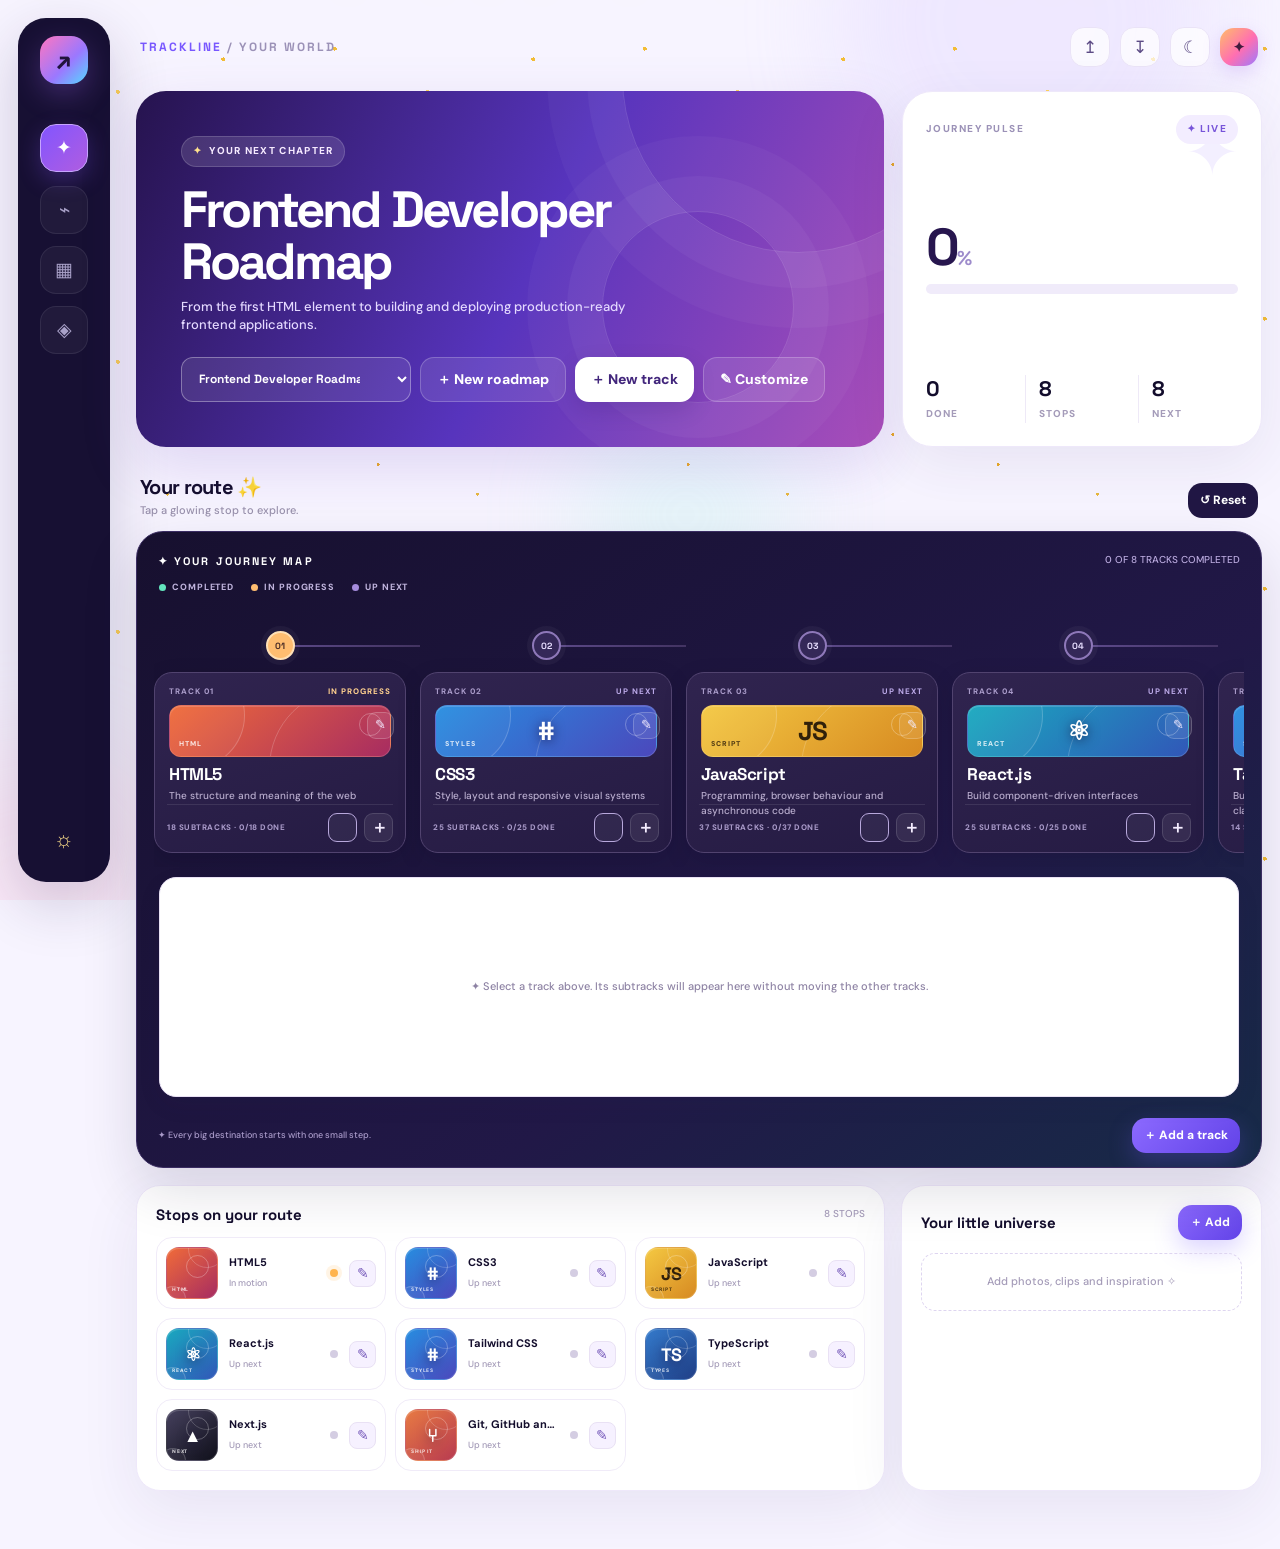
<file: journey-studio/index.html>
<!doctype html>
<html lang="en">
<head>
<meta charset="utf-8"><meta name="viewport" content="width=device-width,initial-scale=1,viewport-fit=cover"><meta name="theme-color" content="#110b2e">
<title>TRACKLINE — Make your next move</title>
<style>
@import url('https://fonts.googleapis.com/css2?family=DM+Sans:wght@400;500;600;700;800&family=Space+Grotesk:wght@500;600;700&display=swap');
:root{--ink:#130d2c;--muted:#8d87aa;--paper:#f7f4ff;--purple:#7857ff;--pink:#ff5ca8;--orange:#ffad5a;--mint:#72f0d0;--blue:#64d9ff;--line:#ece7fb;--shadow:0 18px 60px #35216c14}
*{box-sizing:border-box}html{scroll-behavior:smooth}body{margin:0;background:var(--paper);color:var(--ink);font:500 14px/1.45 'DM Sans',sans-serif;min-height:100vh;overflow-x:hidden}button,input,textarea,select{font:inherit}button{cursor:pointer}button:focus-visible,input:focus-visible,textarea:focus-visible,select:focus-visible{outline:3px solid #7857ff55;outline-offset:2px}
.ambient{position:fixed;inset:0;pointer-events:none;z-index:-1;overflow:hidden}.blob{position:absolute;border-radius:50%;filter:blur(75px);opacity:.26;animation:float 15s ease-in-out infinite alternate}.blob.a{width:380px;height:380px;background:#d6c6ff;top:-170px;right:5%}.blob.b{width:300px;height:300px;background:#ffc6df;bottom:-140px;left:-120px;animation-delay:-6s}.blob.c{width:220px;height:220px;background:#b8f6ec;top:45%;left:45%;animation-delay:-3s}@keyframes float{to{transform:translate(45px,35px) scale(1.12)}}
.app{max-width:1600px;margin:auto;min-height:100vh;display:grid;grid-template-columns:92px minmax(0,1fr);gap:0;padding:18px}.rail{height:calc(100vh - 36px);position:sticky;top:18px;background:#171033;border-radius:28px;padding:18px 12px;display:flex;align-items:center;flex-direction:column;gap:22px;color:white;box-shadow:0 20px 60px #28184b33}.brandmark{width:48px;height:48px;border-radius:17px;background:linear-gradient(135deg,#ff77b7,#a88bff 60%,#64dcff);display:grid;place-items:center;font:700 25px 'Space Grotesk';color:#24123d;box-shadow:0 7px 22px #b28cff55}.railnav{display:grid;gap:12px;margin-top:20px}.navicon{border:0;color:#a9a1c8;background:transparent;width:48px;height:48px;border-radius:16px;font-size:19px;transition:.22s}.navicon:hover,.navicon.active{color:white;background:linear-gradient(135deg,#8b69ff,#6041df);box-shadow:0 8px 22px #7657ff55;transform:translateY(-2px)}.railbottom{margin-top:auto;color:#a9a1c8;font-size:21px}
.main{min-width:0;padding:5px 0 40px 26px}.topbar{display:flex;justify-content:space-between;align-items:center;gap:15px;margin:4px 4px 24px}.crumb{font:700 12px 'Space Grotesk';letter-spacing:.17em;color:#9b91b7}.crumb span{color:var(--purple)}.topright{display:flex;align-items:center;gap:10px}.avatar{width:38px;height:38px;border-radius:14px;background:linear-gradient(135deg,#ffb36c,#ff6da9);display:grid;place-items:center;color:#411c3d;font-weight:800}.iconbtn{width:40px;height:40px;border:1px solid #eae3f7;border-radius:14px;background:#ffffffb8;color:#5c4b85;font-size:17px;transition:.2s}.iconbtn:hover{transform:translateY(-2px);box-shadow:var(--shadow)}
.hero{display:grid;grid-template-columns:minmax(0,1.35fr) minmax(280px,.65fr);gap:18px;margin-bottom:18px}.welcome{position:relative;overflow:hidden;border-radius:30px;padding:clamp(25px,4vw,45px);background:linear-gradient(115deg,#26134e 0%,#5734bd 52%,#a94eb9 100%);color:white;min-height:230px;box-shadow:0 20px 55px #6843b52b}.welcome:before,.welcome:after{content:"";position:absolute;border:1px solid #ffffff24;border-radius:50%;width:350px;height:350px;right:-90px;top:-190px;box-shadow:0 0 0 35px #ffffff0a,0 0 0 75px #ffffff08}.welcome:after{width:190px;height:190px;right:90px;top:120px}.welcome>*{position:relative;z-index:1}.tag{display:inline-flex;align-items:center;gap:7px;padding:7px 11px;border-radius:99px;background:#ffffff20;border:1px solid #ffffff28;color:#f6eaff;font-size:10px;font-weight:800;letter-spacing:.13em;text-transform:uppercase}.spark{color:#ffe18d}.welcome h1{font:700 clamp(30px,4vw,51px)/1.02 'Space Grotesk';letter-spacing:-.055em;margin:17px 0 10px;max-width:600px}.welcome h1 span{color:#ffce91}.welcome p{margin:0;color:#e4d9ff;font-size:13px;max-width:470px}.heroBtns{display:flex;gap:9px;margin-top:22px}.btn{border:0;border-radius:14px;padding:11px 16px;font-weight:800;transition:transform .2s,box-shadow .2s}.btn:hover{transform:translateY(-2px)}.btn.white{background:white;color:#42267c;box-shadow:0 8px 22px #1e104b25}.btn.glass{background:#ffffff1b;color:white;border:1px solid #ffffff36}.btn.purple{background:linear-gradient(135deg,#8c6aff,#6243e8);color:white;box-shadow:0 9px 24px #7657ff45}.btn.dark{background:#211744;color:white}.btn.small{padding:9px 12px;font-size:12px}
.progress{border-radius:30px;padding:23px;background:#fff;border:1px solid #eee8fa;box-shadow:var(--shadow);display:flex;flex-direction:column;justify-content:space-between;min-height:230px;position:relative;overflow:hidden}.progress:after{content:"✦";position:absolute;right:22px;top:14px;font-size:65px;color:#f3efff}.progressHead{display:flex;justify-content:space-between;align-items:center;position:relative;z-index:1}.eyebrow{font-size:10px;font-weight:800;letter-spacing:.15em;color:#9b91b7;text-transform:uppercase}.progressNumber{font:700 52px/.95 'Space Grotesk';letter-spacing:-.06em;margin:15px 0 12px;color:#27164e}.progressNumber span{font-size:20px;color:#9d8bcb}.progressbar{height:10px;border-radius:99px;background:#f0ebfa;overflow:hidden}.progressbar span{display:block;width:0;height:100%;border-radius:99px;background:linear-gradient(90deg,#7c5cff,#ff68a8,#ffb56b);transition:width .8s cubic-bezier(.2,.8,.2,1)}.stats{display:flex;gap:0;margin-top:17px}.stat{flex:1}.stat+.stat{border-left:1px solid #eee9f7;padding-left:13px;margin-left:13px}.stat b{font:700 21px 'Space Grotesk';display:block}.stat small{font-size:10px;color:#a49bb9;font-weight:800;letter-spacing:.1em;text-transform:uppercase}
.sectionline{display:flex;align-items:end;justify-content:space-between;gap:12px;margin:27px 4px 13px}.sectionline h2{font:700 20px 'Space Grotesk';margin:0;letter-spacing:-.035em}.sectionline p{font-size:11px;color:#9991ad;margin:3px 0 0}.maptools{display:flex;gap:7px}.mapwrap{border-radius:30px;background:#211640;padding:12px;box-shadow:0 22px 55px #33205226;position:relative;overflow:hidden}.maptop{display:flex;align-items:center;justify-content:space-between;padding:8px 11px 14px;color:white}.maptop b{font:700 11px 'Space Grotesk';letter-spacing:.16em}.maptop span{font-size:10px;color:#b7a9d9}.mapcanvas{height:440px;border-radius:22px;position:relative;overflow:hidden;background:radial-gradient(ellipse at 22% 30%,#7546b7 0%,transparent 42%),radial-gradient(ellipse at 85% 75%,#236f88 0%,transparent 38%),linear-gradient(135deg,#34215e,#172c51 60%,#152b43)}.mapcanvas:before{content:"";position:absolute;inset:0;opacity:.22;background-image:linear-gradient(#ffffff12 1px,transparent 1px),linear-gradient(90deg,#ffffff12 1px,transparent 1px);background-size:38px 38px;mask-image:linear-gradient(90deg,black,transparent)}.mapcanvas:after{content:"";position:absolute;inset:0;background:radial-gradient(ellipse at center,transparent 30%,#100b2b55 100%);pointer-events:none}#route{position:absolute;inset:0;width:100%;height:100%;z-index:1;overflow:visible}.routeGlow{fill:none;stroke:#ff70b5;stroke-width:34;stroke-linecap:round;stroke-linejoin:round;opacity:.18;filter:blur(9px)}.routeBase{fill:none;stroke:#ff86bd;stroke-width:7;stroke-linecap:round;stroke-linejoin:round;stroke-dasharray:2 17}.routeLine{fill:none;stroke:#fff1ff;stroke-width:2;stroke-linecap:round;stroke-dasharray:4 13;opacity:.8}.station{position:absolute;z-index:3;transform:translate(-50%,-50%);border:0;background:none;color:white;padding:4px;width:132px;text-align:center;transition:transform .25s}.station:hover{transform:translate(-50%,-50%) scale(1.06)}.station .node{width:25px;height:25px;margin:0 auto 8px;border-radius:50%;border:4px solid #ffe9fa;background:#8d5dff;box-shadow:0 0 0 7px #c9a2ff2b,0 0 28px #e5a2ffb0;position:relative}.station .node:after{content:"";position:absolute;inset:-9px;border:1px solid #ffffff65;border-radius:50%;animation:ring 2.5s ease-out infinite}.station.done .node{background:#68edc6;border-color:#e0fff6;box-shadow:0 0 0 7px #68edc62b,0 0 25px #68edc6}.station.active .node{background:#ffc46e;border-color:#fff1d1;box-shadow:0 0 0 9px #ffc46e30,0 0 34px #ffc46e}.station strong{display:block;font:700 11px 'Space Grotesk';text-shadow:0 2px 10px #110a2b;white-space:normal}.station small{display:block;color:#d2c5ed;font-size:9px;margin-top:2px}.train{position:absolute;z-index:5;left:0;top:0;transform:translate(-50%,-60%);font-size:34px;filter:drop-shadow(0 0 12px #ff9dd7);pointer-events:none;transition:filter .3s;animation:bob 1.5s ease-in-out infinite}@keyframes bob{50%{margin-top:-6px}}@keyframes ring{0%{transform:scale(.7);opacity:.8}100%{transform:scale(1.8);opacity:0}}.maphint{position:absolute;z-index:4;bottom:13px;right:14px;background:#120d2a9c;border:1px solid #ffffff26;border-radius:99px;padding:8px 12px;color:#eee4ff;font-size:10px;backdrop-filter:blur(10px)}
.below{display:grid;grid-template-columns:1.2fr .8fr;gap:16px;margin-top:17px}.card{background:#fff;border:1px solid #eee8fa;border-radius:24px;padding:19px;box-shadow:var(--shadow);min-width:0}.cardhead{display:flex;justify-content:space-between;align-items:center;margin-bottom:13px}.cardhead h3{font:700 15px 'Space Grotesk';margin:0}.cardhead span{font-size:10px;color:#a59bb9}.stations{display:grid;grid-template-columns:repeat(2,minmax(0,1fr));gap:9px}.stationrow{border:1px solid #f0ebf8;border-radius:16px;padding:11px;display:flex;align-items:center;gap:10px;min-width:0;cursor:pointer;transition:.2s;background:#fff}.stationrow:hover{border-color:#c6b4ff;transform:translateY(-2px);box-shadow:0 8px 22px #5b36a112}.stationico{width:35px;height:35px;border-radius:12px;background:linear-gradient(135deg,#f2eaff,#ffe6f1);display:grid;place-items:center;font-size:16px;flex:none}.stationrow.done .stationico{background:linear-gradient(135deg,#d7fff1,#baf4e6)}.stationrow.active .stationico{background:linear-gradient(135deg,#fff0ce,#ffd9b2)}.stationtext{min-width:0;flex:1}.stationtext b{display:block;font-size:11px;white-space:nowrap;overflow:hidden;text-overflow:ellipsis}.stationtext small{font-size:9px;color:#a49bb8}.statusdot{width:8px;height:8px;border-radius:50%;background:#d4cde2;flex:none}.done .statusdot{background:#4cd5a8}.active .statusdot{background:#ffb44e;box-shadow:0 0 0 4px #ffb44e25}.resources{display:grid;gap:8px}.resource{display:flex;align-items:center;gap:10px;padding:10px;border-radius:14px;background:#faf8ff;border:1px solid #f0ebfa}.resource .r-icon{width:32px;height:32px;display:grid;place-items:center;background:#efe8ff;border-radius:10px;color:#7753dd}.resource b{font-size:11px;display:block}.resource small{font-size:9px;color:#a49bb8}.resource .remove{margin-left:auto;border:0;background:none;color:#a59bb9}.empty{padding:20px;border:1px dashed #ded5f0;border-radius:14px;text-align:center;color:#a49bb8;font-size:11px}
dialog{border:0;border-radius:24px;padding:0;width:min(520px,calc(100% - 24px));background:#fff;color:var(--ink);box-shadow:0 35px 120px #1c103c55}dialog::backdrop{background:#17102bb8;backdrop-filter:blur(8px)}.modalhead{padding:19px 21px;display:flex;align-items:center;justify-content:space-between;background:linear-gradient(110deg,#f5efff,#fff1f7);border-bottom:1px solid #eee8f8}.modalhead h3{margin:0;font:700 18px 'Space Grotesk'}.close{border:0;background:#fff;border-radius:11px;width:34px;height:34px;color:#786b94;font-size:17px}.modalbody{padding:20px;display:grid;gap:12px;max-height:65vh;overflow:auto}.field{display:grid;gap:5px}.field label{font-size:10px;font-weight:800;letter-spacing:.1em;color:#9388aa;text-transform:uppercase}.field input,.field textarea,.field select{width:100%;border:1px solid #e9e2f4;border-radius:12px;padding:11px 12px;background:#fcfaff;color:#251840}.field textarea{min-height:75px;resize:vertical}.modalfoot{padding:0 20px 20px;display:flex;justify-content:space-between;gap:8px}.filelist{display:flex;gap:6px;flex-wrap:wrap}.filelist button{border:0;background:#f2edff;color:#6e51bd;border-radius:99px;padding:6px 9px;font-size:10px}.toast{position:fixed;z-index:20;bottom:25px;left:50%;transform:translate(-50%,25px);opacity:0;background:#20153f;color:white;border-radius:99px;padding:11px 17px;box-shadow:0 10px 35px #1e123b44;transition:.25s;font-size:12px}.toast.show{opacity:1;transform:translate(-50%,0)}
.mobilebar{display:none}
@media(min-width:1200px){.mapcanvas{height:490px}.below{grid-template-columns:1.35fr .65fr}.stations{grid-template-columns:repeat(3,minmax(0,1fr))}}
@media(max-width:900px){.app{grid-template-columns:68px minmax(0,1fr);padding:12px}.rail{height:calc(100vh - 24px);top:12px}.main{padding-left:17px}.hero{grid-template-columns:1fr}.progress{min-height:180px}.welcome{min-height:215px}.below{grid-template-columns:1fr}.mapcanvas{height:430px}}
@media(max-width:620px){body{padding-bottom:78px}.app{display:block;padding:0}.rail{display:none}.main{padding:0 13px 25px}.topbar{padding:15px 3px 12px;margin:0 0 12px}.crumb{font-size:10px}.topright{gap:7px}.iconbtn{width:36px;height:36px}.avatar{width:35px;height:35px}.hero{gap:10px;margin-bottom:12px}.welcome{border-radius:24px;padding:23px 21px;min-height:200px}.welcome h1{font-size:35px;margin:13px 0 8px}.welcome p{font-size:11px;max-width:300px}.heroBtns{margin-top:17px}.progress{border-radius:23px;min-height:155px;padding:17px}.progressNumber{font-size:43px;margin:8px 0}.stats{margin-top:11px}.stat b{font-size:18px}.sectionline{margin:20px 3px 10px;align-items:center}.sectionline h2{font-size:17px}.sectionline p{display:none}.maptools .btn{padding:8px 10px}.mapwrap{padding:8px;border-radius:23px;margin:0 -1px}.maptop{padding:7px 8px 11px}.maptop b{font-size:9px}.maptop span{font-size:9px}.mapcanvas{height:520px;border-radius:17px}.station{width:100px;padding:2px}.station .node{width:22px;height:22px}.station strong{font-size:9px}.station small{font-size:8px}.train{font-size:29px}.maphint{font-size:9px;bottom:9px;right:9px}.below{gap:11px;margin-top:12px}.card{padding:15px;border-radius:20px}.stations{grid-template-columns:1fr 1fr;gap:7px}.stationrow{padding:9px;gap:7px}.stationico{width:29px;height:29px;border-radius:10px;font-size:13px}.stationtext b{font-size:10px}.stationtext small{font-size:8px}.mobilebar{position:fixed;display:flex;z-index:10;bottom:0;left:0;right:0;padding:9px 14px calc(9px + env(safe-area-inset-bottom));background:#fffF;border-top:1px solid #ece6f5;backdrop-filter:blur(18px);justify-content:space-around;box-shadow:0 -8px 30px #37205b0b}.mobilebar button{border:0;background:transparent;color:#a49ab8;display:grid;gap:3px;justify-items:center;font-size:18px;padding:3px 12px}.mobilebar button span{font-size:8px;font-weight:800;letter-spacing:.08em}.mobilebar button.active{color:#7857ff}.modalbody{max-height:62vh}}
@media(max-width:380px){.main{padding-left:10px;padding-right:10px}.welcome h1{font-size:31px}.mapcanvas{height:480px}.stations{grid-template-columns:1fr}.stationrow:nth-child(n+5){display:none}}
@media(prefers-reduced-motion:reduce){*,*:before,*:after{animation-duration:.01ms!important;animation-iteration-count:1!important;scroll-behavior:auto!important;transition-duration:.01ms!important}}

/* Stable compact map and nested track controls */
#mapScene{position:absolute;inset:0;z-index:2;transform:none!important;transition:none!important}
#route{z-index:1}.station{z-index:3}.train{z-index:5;transform:translate(-50%,-55%) rotate(var(--rocket-angle,-45deg));font-size:39px;filter:drop-shadow(0 0 9px #ff9dd7) drop-shadow(0 0 22px #ff64b1);animation:rocketFloat 1.8s ease-in-out infinite}
@keyframes rocketFloat{0%,100%{translate:0 0}50%{translate:0 -7px}}
.mapcanvas{isolation:isolate;perspective:1000px}.mapcanvas:before{z-index:0}.mapcanvas:after{z-index:0;pointer-events:none}
.zoomreadout{display:none}
.station{width:150px}.station .node{width:30px;height:30px;box-shadow:0 0 0 9px #c9a2ff25,0 0 35px #e5a2ffb0}.station.active .node{animation:stationPulse 1.8s ease-in-out infinite}
@keyframes stationPulse{50%{box-shadow:0 0 0 16px #ffc46e18,0 0 48px #ffc46e}}
@media(max-width:620px){.mapcanvas{height:360px}.mapwrap{padding:9px}.maptop{padding-bottom:12px}#mapScene{transform:translate3d(0,0,0) scale(.82)}.station{width:126px}.station strong{font-size:10px}.station small{font-size:8px}.train{font-size:35px}}
@media(min-width:621px){.mapcanvas{height:390px}}
@media(prefers-reduced-motion:reduce){#mapScene{transition:none}.train{animation:none}}
@media(max-width:620px){.mapcanvas{height:360px!important}.station{width:105px}.station strong{font-size:9px}.train{font-size:29px}}#mapScene{transform:none!important;transition:none!important}.subtrack-panel{border:1px solid #eee7f8;background:#faf8ff;border-radius:15px;padding:12px;display:grid;gap:10px}.subhead{display:flex;justify-content:space-between;font-size:11px}.subhead span{font-size:9px;color:#9d93b4}.subadd{display:flex;gap:7px}.subadd input{min-width:0;flex:1;border:1px solid #e9e2f4;border-radius:11px;padding:9px}.subitems{display:grid;gap:6px}.subitem{display:flex;align-items:center;gap:6px;background:white;border:1px solid #eee8f8;border-radius:10px;padding:6px}.subnum{background:#f0eaff;padding:4px 7px;border-radius:7px}.subname{flex:1;font-size:11px;overflow-wrap:anywhere}.subitem button{border:0;border-radius:7px;background:#f5f1fc;color:#7257b7;width:25px;height:25px}.insert-actions{display:flex;gap:5px}.insert-actions button{background:#f2edff;color:#7052bc}
/* TRACKLINE 2.0 — route-board map */
.mapwrap{background:linear-gradient(145deg,#17102f,#211847 62%,#172b48);border:1px solid #3a2c62;padding:17px 17px 13px;border-radius:27px;overflow:hidden;box-shadow:0 22px 55px #1d123c24}
.maptop{padding:4px 4px 13px}.maptop b{font-size:11px;letter-spacing:.19em}.maptop span{font-size:10px;color:#b9a9dd}
.route-summary{display:flex;gap:17px;flex-wrap:wrap;padding:0 5px 15px;color:#bfb3dc;font-size:9px;font-weight:800;letter-spacing:.1em}.route-summary>span{display:flex;align-items:center;gap:6px}.summary-dot{width:7px;height:7px;border-radius:50%;background:#63e4bd}.active-dot{background:#ffbd70}.next-dot{background:#a58bdc}
.route-track{display:flex;align-items:stretch;gap:13px;overflow-x:auto;overscroll-behavior-x:contain;padding:27px 5px 18px;scroll-snap-type:x proximity;scrollbar-width:thin;scrollbar-color:#66538c transparent;position:relative;min-height:238px}
.map-stop{position:relative;flex:0 0 clamp(220px,25vw,270px);scroll-snap-align:start;display:flex;flex-direction:column;align-items:center;min-width:0}
.stop-connector{position:absolute;z-index:0;left:50%;right:-14px;top:14px;height:2px;background:linear-gradient(90deg,#8067b5,#574476);opacity:.65}.map-stop:last-child .stop-connector{display:none}.map-stop.done .stop-connector{background:linear-gradient(90deg,#63e4bd,#8067b5)}
.stop-node-wrap{height:31px;display:flex;justify-content:center;position:relative;z-index:1;width:100%;margin-bottom:12px}.stop-node{width:29px;height:29px;border-radius:50%;display:grid;place-items:center;background:#342858;border:2px solid #8e78b9;color:#e8dfff;font:800 9px 'Space Grotesk';box-shadow:0 0 0 5px #ffffff0a;transition:transform .2s,background .2s}.map-stop.done .stop-node{background:#52d8ad;border-color:#b5ffe8;color:#123a38}.map-stop.active .stop-node{background:#ffbd70;border-color:#ffe0b5;color:#492b26;animation:nodePulse 2.8s ease-in-out infinite}.map-stop.expanded .stop-node{transform:scale(1.12)}@keyframes nodePulse{0%,100%{box-shadow:0 0 0 5px #ffbd701c}50%{box-shadow:0 0 0 9px #ffbd7010}}
.stop-card{position:relative;z-index:1;width:100%;border:1px solid #51436f;border-radius:18px;background:linear-gradient(160deg,#30244f,#251b43);overflow:hidden;box-shadow:0 8px 24px #09051d20;transition:border-color .2s,transform .2s}.map-stop.expanded .stop-card{border-color:#b89bff;box-shadow:0 0 0 1px #b89bff25,0 14px 32px #09051d35}.stop-main{display:block;text-align:left;width:100%;border:0;background:transparent;color:#fff;padding:14px 14px 12px}.stop-meta{display:flex;justify-content:space-between;gap:7px;color:#a99bc9;font-size:8px;font-weight:800;letter-spacing:.13em}.status-label{color:#bba9e8}.map-stop.done .status-label{color:#70e8c4}.map-stop.active .status-label{color:#ffd18f}.stop-main strong{display:block;font:700 17px/1.15 'Space Grotesk';letter-spacing:-.025em;margin:12px 0 6px;overflow-wrap:anywhere}.stop-description{display:block;color:#b9adce;font-size:10px;line-height:1.45;min-height:29px}.stop-bottom{display:flex;align-items:center;justify-content:space-between;border-top:1px solid #ffffff13;margin-top:12px;padding-top:10px;color:#a99ac9;font-size:8px;font-weight:800;letter-spacing:.1em}.expand-mark{width:22px;height:22px;display:grid;place-items:center;border-radius:8px;background:#ffffff12;color:#f6eaff;font-size:14px}
.inline-subtracks{padding:0 12px 13px;animation:expandIn .22s ease-out}@keyframes expandIn{from{opacity:0;transform:translateY(5px)}to{opacity:1;transform:translateY(0)}}.inline-head{display:flex;justify-content:space-between;align-items:center;gap:6px;border-top:1px solid #ffffff18;padding:11px 0 8px}.inline-head b{display:block;color:#fff;font-size:11px}.inline-head small{display:block;color:#a99ac9;font-size:8px;margin-top:2px}.edit-track{border:1px solid #ffffff26;border-radius:8px;background:#ffffff0b;color:#e8ddff;padding:6px 8px;font-size:9px;white-space:nowrap}.inline-list{display:grid;gap:5px}.inline-sub{display:flex;align-items:center;gap:5px;background:#ffffff0b;border:1px solid #ffffff12;border-radius:10px;padding:6px 7px}.sub-check{display:flex;align-items:center;gap:7px;min-width:0;flex:1;color:#eee8fb;font-size:10px}.sub-check input{position:absolute;opacity:0;width:1px;height:1px}.fake-check{width:16px;height:16px;flex:none;border:1px solid #8473a9;border-radius:5px;display:grid;place-items:center;font-size:10px}.sub-check.is-done .fake-check{background:#54d9b0;border-color:#54d9b0;color:#142e32}.sub-check.is-done .sub-title{text-decoration:line-through;color:#9c91b4}.sub-title{overflow-wrap:anywhere}.sub-actions{display:flex;gap:2px}.sub-actions button{width:22px;height:23px;border:0;border-radius:6px;background:#ffffff0c;color:#d5c9ed;font-size:11px}.sub-actions button:disabled{opacity:.25}.inline-empty{color:#b6a9ce;font-size:9px;padding:9px 2px}.inline-add{display:flex;gap:6px;margin-top:8px}.inline-add input{min-width:0;width:0;flex:1;border:1px solid #574873;border-radius:9px;background:#17102f;color:white;padding:8px;font-size:10px}.inline-add input::placeholder{color:#8779a5}.inline-add button{border:0;border-radius:9px;background:#8868ed;color:white;padding:0 9px;font-size:9px;font-weight:800;white-space:nowrap}.inline-track-actions{display:flex;gap:7px;flex-wrap:wrap;margin-top:9px}.inline-track-actions button{border:0;background:transparent;color:#b9a8e1;padding:3px 0;font-size:8px}.inline-track-actions button+button{margin-left:auto}.route-foot{display:flex;justify-content:space-between;align-items:center;gap:10px;padding:8px 4px 0;color:#a99ac9;font-size:9px}.route-foot .btn{white-space:nowrap}.route-empty{min-height:180px;display:grid;justify-items:center;align-content:center;text-align:center;color:#e9ddff}.empty-orbit{font-size:30px;color:#c1a6ff;animation:nodePulse 2.8s infinite}.route-empty b{font:700 16px 'Space Grotesk';margin-top:8px}.route-empty p{font-size:10px;color:#b9adce}
@media(max-width:620px){.mapwrap{padding:13px 11px 11px;border-radius:22px}.maptop{padding:3px 3px 11px}.maptop b{font-size:9px}.route-summary{gap:10px;font-size:8px;padding-bottom:6px}.route-track{display:grid;grid-template-columns:minmax(0,1fr);gap:0;overflow:visible;padding:9px 0 8px;min-height:0}.map-stop{width:100%;display:grid;grid-template-columns:34px minmax(0,1fr);gap:9px;align-items:start;padding:7px 0 11px}.stop-node-wrap{height:auto;width:34px;margin:13px 0 0;justify-content:center}.stop-node{width:27px;height:27px}.stop-connector{left:16px;right:auto;top:38px;bottom:-5px;width:2px;height:auto;background:linear-gradient(#8067b5,#574476)}.map-stop:last-child .stop-connector{display:none}.stop-card{min-width:0}.stop-main{padding:12px}.stop-main strong{font-size:16px;margin:9px 0 5px}.stop-description{min-height:0}.stop-bottom{margin-top:9px;padding-top:8px}.inline-subtracks{padding:0 10px 11px}.route-foot{align-items:flex-start;font-size:8px}.route-foot .btn{padding:8px 9px;font-size:10px}}
@media(prefers-reduced-motion:reduce){.map-stop.active .stop-node,.empty-orbit{animation:none}.inline-subtracks{animation:none}.stop-node,.stop-card{transition:none}}

/* Roadmap builder */
.template-feature{display:flex;align-items:center;gap:13px;padding:15px;border-radius:17px;background:linear-gradient(120deg,#27134d,#7049c4 65%,#b54d9b);color:#fff}.template-icon{width:43px;height:43px;flex:none;display:grid;place-items:center;border-radius:14px;background:#ffffff20;font-size:24px}.template-feature b{font:700 15px 'Space Grotesk'}.template-feature p{font-size:10px;line-height:1.5;color:#e6dcff;margin:5px 0}.template-feature span{font-size:8px;font-weight:800;letter-spacing:.13em;color:#ffd4a0}.roadmap-preview{display:grid;grid-template-columns:repeat(2,minmax(0,1fr));gap:7px}.preview-track{display:flex;align-items:center;gap:8px;min-width:0;padding:9px;border:1px solid #eee8f8;border-radius:12px;background:#fcfaff}.preview-track i{font-style:normal;width:26px;height:26px;flex:none;border-radius:9px;background:#eee7ff;color:#7351c4;display:grid;place-items:center;font-size:11px;font-weight:800}.preview-track b{display:block;font-size:10px;white-space:nowrap;overflow:hidden;text-overflow:ellipsis}.preview-track small{display:block;color:#9b91ad;font-size:8px}.roadmap-mode{display:grid;gap:8px}.roadmap-mode label{display:flex;gap:10px;align-items:center;border:1px solid #eae3f4;border-radius:13px;padding:10px;cursor:pointer}.roadmap-mode label:has(input:checked){border-color:#9575f3;background:#f7f2ff;box-shadow:0 0 0 2px #9575f31a}.roadmap-mode input{accent-color:#7857ff}.roadmap-mode b{display:block;font-size:11px}.roadmap-mode small{display:block;font-size:9px;color:#9b91ad;margin-top:2px}@media(max-width:620px){.heroBtns{flex-wrap:wrap}.heroBtns .btn{font-size:10px;padding:9px 10px}.roadmap-preview{grid-template-columns:1fr 1fr}.template-feature{align-items:flex-start}}

.roadmap-select{max-width:230px;min-width:185px;padding:11px 34px 11px 13px;border:1px solid #ffffff55;border-radius:12px;background:#ffffff18;color:#fff;font:700 12px 'Space Grotesk';outline:none}.roadmap-select option{color:#21183d;background:#fff}.roadmap-select:focus{box-shadow:0 0 0 3px #ffffff30}@media(max-width:620px){.roadmap-select{max-width:100%;min-width:0;flex:1}.heroBtns{display:flex;flex-wrap:wrap;gap:7px}}

.route-track{align-items:flex-start!important;max-height:min(66vh,650px);min-height:260px;overflow-x:auto!important;overflow-y:auto!important;overscroll-behavior:contain;padding-right:9px;padding-bottom:14px}
.map-stop{align-self:flex-start}.inline-subtracks{max-height:390px;overflow-y:auto;overscroll-behavior:contain;scrollbar-width:thin;scrollbar-color:#78659e transparent}
.stop-bottom{gap:8px}.track-actions{display:flex;align-items:center;gap:6px;flex:none}.track-done-btn{width:24px;height:24px;border:1px solid #ffffff35;border-radius:8px;background:#ffffff10;color:#dcd1f5;display:grid;place-items:center;font-size:13px;font-weight:900;line-height:1}.track-done-btn.is-done{background:#54d9b0;color:#103b34;border-color:#9affdf;box-shadow:0 0 12px #54d9b055}.track-done-btn:hover{transform:scale(1.08)}
body.dark-mode{--paper:#070810;--ink:#f3efff;--muted:#aaa1c2;--line:#28243b;--shadow:0 18px 60px #0008;background:#070810;color:#f3efff}
body.dark-mode .main{color:#f3efff}body.dark-mode .topbar .crumb{color:#aaa1c2}
body.dark-mode .progress,body.dark-mode .card{background:#11121e;border-color:#29283a;color:#f3efff;box-shadow:0 18px 50px #0007}
body.dark-mode .progressNumber{color:#fff}body.dark-mode .progressbar{background:#29263a}
body.dark-mode .stat+.stat{border-color:#302b43}body.dark-mode .cardhead h3{color:#f4efff}
body.dark-mode .stationrow,body.dark-mode .resource{background:#181827;border-color:#302c45;color:#f3efff}
body.dark-mode .stationtext b,body.dark-mode .resource b{color:#f3efff}
body.dark-mode .sectionline h2{color:#f5f0ff}body.dark-mode .sectionline p,body.dark-mode .cardhead span{color:#aaa1c2}
body.dark-mode .mobilebar{background:#0c0c17ee;border-color:#29243b}body.dark-mode .mobilebar button{color:#9289ad}body.dark-mode .mobilebar button.active{color:#ad9aff}
body.dark-mode .modalhead{background:linear-gradient(110deg,#211936,#25182a);border-color:#393047}body.dark-mode dialog{background:#11121e;color:#f3efff}
body.dark-mode .field input,body.dark-mode .field textarea,body.dark-mode .field select{background:#191827;color:#f3efff;border-color:#39334c}
body.dark-mode .close{background:#252136;color:#eee}body.dark-mode .empty{border-color:#39334c;color:#aaa1c2}
body.dark-mode .roadmap-select{background:#211936;color:#fff}body.dark-mode .ambient .blob{opacity:.12}
.starfield{position:fixed;inset:0;z-index:0;pointer-events:none;opacity:.5;background-image:radial-gradient(1.5px 1.5px at 8% 18%,#fff 99%,transparent),radial-gradient(1px 1px at 22% 72%,#fff 99%,transparent),radial-gradient(2px 2px at 38% 34%,#fff 99%,transparent),radial-gradient(1px 1px at 54% 83%,#fff 99%,transparent),radial-gradient(1.5px 1.5px at 72% 22%,#fff 99%,transparent),radial-gradient(1px 1px at 88% 61%,#fff 99%,transparent),radial-gradient(1.5px 1.5px at 95% 9%,#fff 99%,transparent),radial-gradient(1px 1px at 44% 9%,#fff 99%,transparent);background-size:310px 270px;animation:starDrift 38s linear infinite,starTwinkle 4s ease-in-out infinite alternate}
@keyframes starDrift{to{background-position:310px 270px}}@keyframes starTwinkle{from{opacity:.22}to{opacity:.72}}.ambient{z-index:0}.app{position:relative;z-index:1}
@media(max-width:620px){.route-track{max-height:58vh;min-height:220px}.inline-subtracks{max-height:330px}.track-done-btn{width:23px;height:23px}}

.route-track{display:flex!important;align-items:stretch!important;gap:13px;max-height:none!important;min-height:210px!important;height:245px;overflow-x:auto!important;overflow-y:hidden!important;overscroll-behavior-x:contain;overscroll-behavior-y:auto;padding:22px 5px 14px;scroll-snap-type:x proximity}
.map-stop{align-self:stretch!important;flex:0 0 clamp(220px,25vw,270px);min-height:0}
.stop-card{height:100%;display:flex;flex-direction:column}.stop-main{flex:1;min-height:0}.stop-bottom{margin-top:10px}
.track-actions{display:flex;align-items:center;justify-content:flex-end;gap:7px;flex:none;padding:0 12px 10px}
.track-done-btn{width:25px;height:25px;border:1.5px solid #9c8dbb;border-radius:50%;background:transparent;color:transparent;display:grid;place-items:center;font-size:13px;font-weight:900;line-height:1;flex:none;transition:background .16s,border-color .16s,transform .16s}
.track-done-btn:before{content:'';width:8px;height:4px;border-left:2px solid currentColor;border-bottom:2px solid currentColor;transform:rotate(-45deg);opacity:0}.track-done-btn.is-done{background:#54d9b0;border-color:#54d9b0;color:#103b34}.track-done-btn.is-done:before{opacity:1}
.track-done-btn:hover{transform:scale(1.08)}.expand-mark{width:25px;height:25px;border:0;cursor:pointer}
.subtrack-panel{margin:5px 5px 12px;padding:13px 15px;border:1px solid #ffffff20;border-radius:17px;background:#ffffff0a;min-height:92px;max-height:310px;display:flex;flex-direction:column;overflow:hidden}
.subpanel-head{display:flex;align-items:center;justify-content:space-between;gap:10px;padding-bottom:10px;border-bottom:1px solid #ffffff18;flex:none}
.subpanel-head b{font:700 13px 'Space Grotesk';color:#fff}.subpanel-head small{display:block;color:#b6a9ce;font-size:9px;margin-top:3px}
.subpanel-body{overflow-y:auto;overscroll-behavior:contain;min-height:0;padding:10px 2px 2px;scrollbar-width:thin;scrollbar-color:#78659e transparent}
.subpanel-body .inline-list{grid-template-columns:repeat(2,minmax(0,1fr));gap:7px}.subpanel-body .inline-sub{min-width:0}.subpanel-body .inline-add{margin-top:9px}.subpanel-body .inline-track-actions{padding-top:8px}
.subpanel-empty{min-height:62px;display:grid;place-items:center;color:#b8a9d0;font-size:11px;text-align:center}
body:not(.dark-mode) .subtrack-panel{background:#fff;border-color:#e9e1f4;box-shadow:0 8px 24px #33205210}
body:not(.dark-mode) .subpanel-head b{color:#30214d}body:not(.dark-mode) .subpanel-head small,body:not(.dark-mode) .subpanel-empty{color:#8e83a4}
body:not(.dark-mode) .subpanel-body .inline-sub{background:#f8f5fc;border-color:#e9e1f4}body:not(.dark-mode) .subpanel-body .sub-check{color:#392b51}
body:not(.dark-mode) .subpanel-body .sub-actions button{background:#eee8f7;color:#594477}body:not(.dark-mode) .subpanel-body .edit-track{color:#594477;border-color:#ddd2ed;background:#f8f5fc}
body:not(.dark-mode) .subpanel-body .inline-head b{color:#30214d}body:not(.dark-mode) .subpanel-body .inline-head small{color:#8e83a4}
body:not(.dark-mode) .subpanel-body .inline-add input{background:#fff;color:#30214d;border-color:#e9e1f4}
.railbottom{border:0;background:transparent;cursor:pointer;width:48px;height:48px;border-radius:16px;display:grid;place-items:center;transition:.2s}.railbottom:hover{background:#ffffff15;transform:rotate(20deg)}
.brandmark{border:0;cursor:pointer}
.starfield{opacity:.46;background-image:radial-gradient(2px 2px at 8% 18%,#fff 99%,transparent),radial-gradient(1.5px 1.5px at 22% 72%,#fff 99%,transparent),radial-gradient(2px 2px at 38% 34%,#fff 99%,transparent),radial-gradient(1.5px 1.5px at 54% 83%,#fff 99%,transparent),radial-gradient(2px 2px at 72% 22%,#fff 99%,transparent),radial-gradient(1.5px 1.5px at 88% 61%,#fff 99%,transparent);background-size:310px 270px;animation:starTwinkle 5s ease-in-out infinite alternate}
@keyframes starTwinkle{from{opacity:.22}to{opacity:.65}}
body:not(.dark-mode) .starfield{opacity:.38;background-image:radial-gradient(2px 2px at 8% 18%,#f3bd36 99%,transparent),radial-gradient(1.5px 1.5px at 22% 72%,#e9a927 99%,transparent),radial-gradient(2px 2px at 38% 34%,#ffd45a 99%,transparent),radial-gradient(1.5px 1.5px at 54% 83%,#e8b83d 99%,transparent),radial-gradient(2px 2px at 72% 22%,#f3bd36 99%,transparent),radial-gradient(1.5px 1.5px at 88% 61%,#e9a927 99%,transparent)}
@media(max-width:900px){.route-track{height:235px}.subpanel-body .inline-list{grid-template-columns:1fr 1fr}}
@media(max-width:620px){.route-track{height:218px;max-height:none!important;min-height:0!important;overflow-x:auto!important;overflow-y:hidden!important}.map-stop{flex-basis:240px}.subtrack-panel{max-height:270px;margin:4px 2px 10px;padding:10px}.subpanel-body .inline-list{grid-template-columns:1fr}.subpanel-head b{font-size:12px}}

/* FINAL LAYOUT PASS — independent subtrack drawer, predictable page scrolling */
html{scroll-behavior:auto!important}
body{overflow-y:auto!important;overscroll-behavior-y:auto!important}
.app,.main{min-height:0!important;overflow:visible!important}
.route-track{
 display:flex!important;flex-flow:row nowrap!important;align-items:stretch!important;
 height:258px!important;min-height:258px!important;max-height:258px!important;
 overflow-x:auto!important;overflow-y:hidden!important;
 overscroll-behavior-x:contain!important;overscroll-behavior-y:auto!important;
 touch-action:pan-x pan-y!important;scrollbar-width:thin;
 padding:22px 8px 14px!important;gap:14px!important;
}
.map-stop{flex:0 0 252px!important;height:100%!important;min-height:0!important;align-self:stretch!important}
.stop-card{position:relative!important;height:100%!important;min-height:0!important;display:block!important;overflow:hidden!important}
.stop-main{display:block!important;width:100%!important;height:100%!important;min-height:0!important;padding:15px 14px 54px!important;text-align:left!important}
.stop-bottom{margin-top:10px!important}
.track-actions{
 position:absolute!important;right:11px!important;bottom:10px!important;
 display:flex!important;flex-direction:row!important;align-items:center!important;
 justify-content:flex-end!important;gap:7px!important;padding:0!important;
 width:auto!important;height:30px!important;z-index:5!important;
}
.track-done-btn,.expand-mark{
 position:static!important;display:grid!important;place-items:center!important;
 width:29px!important;height:29px!important;min-width:29px!important;
 border-radius:10px!important;flex:none!important;margin:0!important;
}
.track-done-btn{border:1.5px solid #b8a8dc!important;background:#ffffff0c!important;color:transparent!important}
.track-done-btn:before{width:9px!important;height:5px!important;border-left:2px solid currentColor!important;border-bottom:2px solid currentColor!important}
.track-done-btn.is-done{background:#5be0b5!important;border-color:#5be0b5!important;color:#123b35!important;box-shadow:0 0 0 3px #5be0b526!important}
.expand-mark{border:1px solid #ffffff20!important;background:#ffffff13!important;color:#f5edff!important;font-size:17px!important}
.subtrack-panel{
 height:276px!important;min-height:276px!important;max-height:276px!important;
 display:flex!important;flex-direction:column!important;overflow:hidden!important;
 margin:10px 5px 12px!important;padding:13px 15px!important;
 contain:layout paint!important;
}
.subpanel-head{flex:0 0 auto!important}
.subpanel-body{flex:1 1 auto!important;min-height:0!important;max-height:none!important;overflow-y:auto!important;overflow-x:hidden!important;overscroll-behavior:contain!important}
.subpanel-body .inline-list{grid-template-columns:repeat(2,minmax(0,1fr))!important}
.subpanel-empty{flex:1!important;min-height:0!important}
.route-foot{min-height:45px!important}
.route-track::-webkit-scrollbar{height:7px;width:0!important}
.route-track::-webkit-scrollbar:vertical{display:none!important}
.route-track::-webkit-scrollbar-thumb{background:#78659e;border-radius:99px}
.track-actions button{transform:none!important}
.track-actions button:hover{filter:brightness(1.18)}
/* Scroll the page normally while the pointer is over the roadmap; only horizontal gestures move tracks. */
.route-track{overscroll-behavior: auto!important}
@media(max-width:900px){
 .route-track{height:250px!important;min-height:250px!important;max-height:250px!important}
 .subtrack-panel{height:258px!important;min-height:258px!important;max-height:258px!important}
 .subpanel-body .inline-list{grid-template-columns:1fr!important}
}
@media(max-width:620px){
 .route-track{height:230px!important;min-height:230px!important;max-height:230px!important;padding:16px 5px 12px!important}
 .map-stop{flex-basis:236px!important}
 .subtrack-panel{height:270px!important;min-height:270px!important;max-height:270px!important;margin:8px 2px 10px!important;padding:10px!important}
 .subpanel-body .inline-list{grid-template-columns:1fr!important}
 .track-actions{right:9px!important;bottom:8px!important}
}
/* Keep the page light on the GPU: static star dots with a gentle opacity twinkle. */
/* allow keyframe animation to update background-position */
.starfield{background-position:0 0;animation:tracklineStarFall 28s linear infinite;will-change:background-position,opacity;}
body:not(.dark-mode) .starfield{background-position:0 0;animation:tracklineSunFall 32s linear infinite;will-change:background-position,opacity;}
.blob{filter:blur(48px)!important;will-change:opacity!important}
.brandmark{background:linear-gradient(135deg,#ff76bf,#9b78ff 58%,#54d9ff)!important;color:#20133c!important;box-shadow:0 10px 28px #9d65f04a!important}
.navicon{background:#ffffff0b!important;border:1px solid #ffffff14!important;transition:background .18s,border-color .18s,transform .18s!important}
.navicon.active{background:linear-gradient(135deg,#8255ff,#b05de0)!important;color:white!important;border-color:#c7a5ff!important;box-shadow:0 8px 22px #8955ff45!important}
.avatar{background:linear-gradient(135deg,#ffbd69,#ff6fb1 55%,#9b7aff)!important;box-shadow:0 6px 18px #9b65ef38!important}
.railbottom{color:#ffe08a!important;font-size:22px!important}
body.dark-mode .railbottom{color:#e9e2ff!important}

/* SKY MOTION — stars and tiny suns visibly drift down the page */
.starfield{
 position:fixed!important;inset:-300px 0 0!important;
 background-position:0 0!important;
 animation:tracklineStarFall 28s linear infinite!important;
 will-change:background-position!important;
}
@keyframes tracklineStarFall{
 from{background-position:0 0}
 to{background-position:0 810px}
}
body:not(.dark-mode) .starfield{
 background-image:
 radial-gradient(2px 2px at 8% 18%,#f3bd36 99%,transparent),
 radial-gradient(1.5px 1.5px at 22% 72%,#e9a927 99%,transparent),
 radial-gradient(2px 2px at 38% 34%,#ffd45a 99%,transparent),
 radial-gradient(1.5px 1.5px at 54% 83%,#e8b83d 99%,transparent),
 radial-gradient(2px 2px at 72% 22%,#f3bd36 99%,transparent),
 radial-gradient(1.5px 1.5px at 88% 61%,#e9a927 99%,transparent)!important;
 background-size:310px 270px!important;
 animation:tracklineSunFall 32s linear infinite!important;
}
@keyframes tracklineSunFall{
 from{background-position:0 -270px}
 to{background-position:0 810px}
}
/* Distinct little sunbursts drift down in light mode, separate from the golden dots. */
body:not(.dark-mode) .starfield:before,
body:not(.dark-mode) .starfield:after{
 content:"☼";position:absolute;display:block;pointer-events:none;
 color:#e8ae2d;font-family:Arial,sans-serif;font-weight:700;
 font-size:15px;line-height:1;text-shadow:0 0 9px #f5ca5b99;
 animation:tracklineSunGlyphFall 19s linear infinite;
}
body:not(.dark-mode) .starfield:before{left:17%;top:-35px}
body:not(.dark-mode) .starfield:after{left:76%;top:-210px;font-size:12px;animation-duration:25s;animation-delay:-8s;color:#f0bf48}
@keyframes tracklineSunGlyphFall{
 0%{transform:translate3d(0,0,0) rotate(0deg);opacity:0}
 8%{opacity:.8}
 88%{opacity:.75}
 100%{transform:translate3d(24px,125vh,0) rotate(150deg);opacity:0}
}
@media(prefers-reduced-motion:reduce){
 .starfield,.starfield:before,.starfield:after{animation:none!important}
}

/* FINAL MOTION OVERRIDE: remove !important from position so keyframes can move the dots */
.starfield{background-position:0 0;animation:tracklineStarFall 28s linear infinite!important}
body:not(.dark-mode) .starfield{background-position:0 0;animation:tracklineSunFall 32s linear infinite!important}
body:not(.dark-mode) .starfield:before{animation:tracklineSunGlyphFall 19s linear infinite!important}
body:not(.dark-mode) .starfield:after{animation:tracklineSunGlyphFall 25s linear -8s infinite!important}

/* User-requested ambient motion: keep the sky moving even when the OS asks
   to reduce motion. This only overrides the decorative background, not UI motion. */
.starfield{
 position:fixed!important;inset:0!important;z-index:0!important;
 opacity:.72!important;
 background-position:0 0!important;
 animation:tracklineStarFall 14s linear infinite!important;
}
body:not(.dark-mode) .starfield{
 background-position:0 0!important;
 animation:tracklineSunFall 17s linear infinite!important;
}
body:not(.dark-mode) .starfield:before{
 position:fixed!important;left:18%!important;top:-28px!important;
 animation:tracklineSunGlyphFall 13s linear infinite!important;
}
body:not(.dark-mode) .starfield:after{
 position:fixed!important;left:76%!important;top:-160px!important;
 animation:tracklineSunGlyphFall 18s linear -6s infinite!important;
}
@keyframes tracklineStarFall{
 from{background-position:0 0}
 to{background-position:0 540px}
}
@keyframes tracklineSunFall{
 from{background-position:0 0}
 to{background-position:0 540px}
}
@keyframes tracklineSunGlyphFall{
 0%{transform:translate3d(0,-20px,0) rotate(0deg);opacity:0}
 12%{opacity:1}
 88%{opacity:.9}
 100%{transform:translate3d(35px,110vh,0) rotate(260deg);opacity:0}
}
/* Explicitly preserve the requested decorative drift on reduced-motion systems. */
@media(prefers-reduced-motion:reduce){
 .starfield{animation-duration:14s!important;animation-iteration-count:infinite!important}
 body:not(.dark-mode) .starfield{animation-duration:17s!important}
 body:not(.dark-mode) .starfield:before{animation-duration:13s!important}
 body:not(.dark-mode) .starfield:after{animation-duration:18s!important}
}

/* REAL FALLING PARTICLES: individual elements move with transform, not background-position */
.starfield{position:fixed!important;inset:0!important;overflow:hidden!important;pointer-events:none!important;z-index:0!important;opacity:1!important;background:none!important;animation:none!important}
.sky-particle{position:absolute!important;display:block!important;top:-18px!important;width:4px!important;height:4px!important;border-radius:50%!important;background:#fff!important;box-shadow:0 0 7px #fff,0 0 14px #dce8ff!important;opacity:.9!important;animation:particleDrop var(--fall-time,12s) linear var(--fall-delay,0s) infinite!important;will-change:transform!important}
body:not(.dark-mode) .sky-particle{width:5px!important;height:5px!important;background:#ffbf16!important;box-shadow:0 0 5px #ffcf3d,0 0 12px #ffb900,0 0 20px #ffdc6a!important;opacity:1!important}
.p1{left:4%;--fall-time:13s;--fall-delay:-8s}.p2{left:11%;--fall-time:17s;--fall-delay:-2s}.p3{left:19%;--fall-time:11s;--fall-delay:-9s}.p4{left:27%;--fall-time:15s;--fall-delay:-5s}.p5{left:34%;--fall-time:19s;--fall-delay:-13s}.p6{left:42%;--fall-time:12s;--fall-delay:-3s}.p7{left:49%;--fall-time:16s;--fall-delay:-11s}.p8{left:57%;--fall-time:14s;--fall-delay:-7s}.p9{left:64%;--fall-time:18s;--fall-delay:-1s}.p10{left:71%;--fall-time:12s;--fall-delay:-10s}.p11{left:78%;--fall-time:17s;--fall-delay:-4s}.p12{left:85%;--fall-time:13s;--fall-delay:-6s}.p13{left:93%;--fall-time:20s;--fall-delay:-15s}.p14{left:15%;--fall-time:21s;--fall-delay:-16s}.p15{left:38%;--fall-time:18s;--fall-delay:-12s}.p16{left:61%;--fall-time:22s;--fall-delay:-18s}.p17{left:82%;--fall-time:15s;--fall-delay:-9s}.p18{left:97%;--fall-time:19s;--fall-delay:-14s}
@keyframes particleDrop{0%{transform:translate3d(0,-3vh,0);opacity:0}8%{opacity:1}92%{opacity:1}100%{transform:translate3d(18px,112vh,0);opacity:0}}
.sky-sun{position:absolute!important;display:block!important;top:-65px!important;color:#ffb900!important;font-family:Arial,sans-serif!important;font-weight:900!important;line-height:1!important;text-shadow:0 0 8px #ffbd22,0 0 18px #ffca3a,0 0 32px #ffb900!important;animation:sunDrop 14s linear infinite!important;will-change:transform!important}
.sun-one{left:23%!important;font-size:36px!important;animation-duration:15s!important;animation-delay:-7s!important}
.sun-two{left:73%!important;font-size:27px!important;animation-duration:19s!important;animation-delay:-13s!important}
body.dark-mode .sky-sun{color:#fff1a8!important;text-shadow:0 0 8px #fff1a8,0 0 20px #f9dc76!important}
@keyframes sunDrop{0%{transform:translate3d(0,-5vh,0) rotate(0deg);opacity:0}10%{opacity:1}90%{opacity:1}100%{transform:translate3d(30px,115vh,0) rotate(240deg);opacity:0}}
@media(prefers-reduced-motion:reduce){.sky-particle,.sky-sun{animation-duration:12s!important;animation-iteration-count:infinite!important}}

/* FIX: roadmap drawer and station-editor subtrack manager are separate components */
.station-subtrack-editor{border:1px solid #51436f;background:#21183c;border-radius:14px;padding:12px;display:grid;gap:10px;max-height:250px;overflow:auto;overscroll-behavior:contain}
.station-subtrack-editor .subitem{background:#ffffff0b;border-color:#ffffff18;color:#f5efff}
.station-subtrack-editor .subname{color:#f0e9ff}
.station-subtrack-editor .empty{color:#b7a9ce}
body:not(.dark-mode) .station-subtrack-editor{background:#faf8ff;border-color:#e9e1f4}
body:not(.dark-mode) .station-subtrack-editor .subitem{background:#fff;border-color:#eee8f8;color:#30214d}
body:not(.dark-mode) .station-subtrack-editor .subname{color:#30214d}
/* Illustrated, self-contained thumbnails — no external image requests */
.track-thumb{position:relative;isolation:isolate;display:flex;align-items:center;justify-content:center;overflow:hidden;flex:none;border:1px solid #ffffff25;border-radius:13px;color:white;background:linear-gradient(135deg,#3e2b79,#a04fbb);box-shadow:inset 0 1px #ffffff28}
.track-thumb:before,.track-thumb:after{content:"";position:absolute;border:1px solid #ffffff30;border-radius:50%;width:72%;aspect-ratio:1;right:-18%;top:-36%;z-index:-1}
.track-thumb:after{width:48%;right:auto;left:-15%;top:auto;bottom:-27%;background:#ffffff0b}
.track-thumb b{font:800 21px 'Space Grotesk';letter-spacing:-.07em;text-shadow:0 2px 12px #160b38aa}
.track-thumb small{position:absolute;bottom:5px;left:7px;font-size:6px;font-weight:900;letter-spacing:.15em;opacity:.8}
.track-thumb .thumb-orbit{position:absolute;width:23px;height:23px;border:1px solid #ffffff45;border-radius:50%;right:8px;top:7px}
.thumb-html{background:linear-gradient(140deg,#f06b39,#a72c61)}
.thumb-css{background:linear-gradient(140deg,#278de0,#4b48bc)}
.thumb-js{background:linear-gradient(140deg,#f4c842,#d78a22);color:#30200a}
.thumb-js b{color:#30200a;text-shadow:none}
.thumb-react{background:linear-gradient(140deg,#19a9bf,#3157b8)}
.thumb-ts{background:linear-gradient(140deg,#347acb,#203f87)}
.thumb-next{background:linear-gradient(140deg,#45405d,#10101b)}
.thumb-git{background:linear-gradient(140deg,#e77a43,#b83b50)}
.thumb-python{background:linear-gradient(140deg,#3679b5,#e0ad42)}
.thumb-dsa{background:linear-gradient(140deg,#5d4bc7,#a34cba)}
.thumb-backend{background:linear-gradient(140deg,#168c86,#3157a5)}
.thumb-generic{background:linear-gradient(140deg,#7653d5,#d05da6)}
.map-thumb{width:100%;height:66px;margin:10px 0 9px;border-radius:12px}
.map-thumb b{font-size:26px}.map-thumb small{font-size:7px;bottom:6px;left:9px}
.station-thumb{width:52px;height:52px;border-radius:13px}
.station-thumb b{font-size:18px}.station-thumb small{font-size:5px;bottom:5px;left:5px}
.stationrow{gap:11px!important;padding:9px!important}
.stationrow .stationtext{align-self:center}
.stop-main{padding-top:13px!important}
.stop-main .map-thumb{margin-top:9px!important}
@media(max-width:620px){.station-thumb{width:44px;height:44px}.map-thumb{height:58px}}

/* FINAL FIX: card footer controls share one stable row; never float over text */
.stop-card{display:flex!important;flex-direction:column!important;justify-content:space-between!important}
.stop-main{position:relative!important;display:block!important;flex:1 1 auto!important;width:100%!important;height:auto!important;min-height:0!important;padding:13px 14px 8px!important}
.stop-main strong{margin:8px 0 5px!important}
.stop-main .map-thumb{height:52px!important;margin:7px 0 7px!important}
.stop-description{min-height:0!important}
.stop-bottom{position:relative!important;inset:auto!important;display:flex!important;flex:0 0 auto!important;align-items:center!important;justify-content:space-between!important;gap:8px!important;min-width:0!important;margin:0 12px 10px!important;padding:8px 0 0!important;border-top:1px solid #ffffff18!important;white-space:nowrap!important}
.stop-bottom>span{min-width:0!important;overflow:hidden!important;text-overflow:ellipsis!important;white-space:nowrap!important;font-size:8px!important;letter-spacing:.07em!important}
.track-actions{position:static!important;inset:auto!important;display:flex!important;flex:0 0 auto!important;flex-direction:row!important;align-items:center!important;justify-content:flex-end!important;gap:7px!important;width:auto!important;height:29px!important;padding:0!important;margin:0!important}
.track-actions .track-done-btn,.track-actions .expand-mark{position:static!important;display:grid!important;place-items:center!important;flex:none!important;width:29px!important;height:29px!important;min-width:29px!important;margin:0!important;transform:none!important;border-radius:9px!important}
.track-actions .track-done-btn{border:1.5px solid #b8a8dc!important;background:#ffffff0c!important;color:#e9ddff!important;font-size:13px!important}
.track-actions .track-done-btn.is-done{background:#54d9b0!important;border-color:#9affdf!important;color:#123b35!important}
.track-actions .expand-mark{border:1px solid #ffffff20!important;background:#ffffff13!important;color:#f5edff!important}
.subtrack-panel{height:220px!important;min-height:220px!important;max-height:220px!important;overflow:hidden!important}
.subpanel-body{display:block!important;flex:1 1 auto!important;min-height:0!important;height:0!important;max-height:none!important;overflow-y:auto!important;overflow-x:hidden!important;overscroll-behavior:contain!important}
.subpanel-body .inline-list{display:grid!important;grid-template-columns:repeat(2,minmax(0,1fr))!important;align-content:start!important;gap:7px!important}
.subpanel-body .inline-sub{min-height:38px!important}
@media(max-width:900px){.subtrack-panel{height:210px!important;min-height:210px!important;max-height:210px!important}}
@media(max-width:620px){.stop-bottom{margin-left:9px!important;margin-right:9px!important}.stop-bottom>span{font-size:7px!important}.track-actions{gap:5px!important}.track-actions .track-done-btn,.track-actions .expand-mark{width:27px!important;height:27px!important;min-width:27px!important}}
/* FIX: visible, clickable native subtrack checkboxes */
.sub-check{position:relative!important;display:flex!important;align-items:center!important;gap:9px!important;cursor:pointer!important;min-width:0!important}
.sub-check input[type="checkbox"]{position:static!important;opacity:1!important;appearance:none!important;-webkit-appearance:none!important;display:grid!important;place-content:center!important;flex:0 0 19px!important;width:19px!important;height:19px!important;margin:0!important;border:1.7px solid #a997ce!important;border-radius:6px!important;background:#17102f!important;cursor:pointer!important;z-index:2!important}
.sub-check input[type="checkbox"]::before{content:"✓";font-size:13px;font-weight:900;color:#123b35;transform:scale(0);transition:transform .12s ease}
.sub-check input[type="checkbox"]:checked{background:#54d9b0!important;border-color:#8df6d7!important}
.sub-check input[type="checkbox"]:checked::before{transform:scale(1)}
.sub-check .fake-check{display:none!important}
body:not(.dark-mode) .sub-check input[type="checkbox"]{background:#fff!important;border-color:#9c8bb9!important}
body:not(.dark-mode) .sub-check input[type="checkbox"]:checked{background:#54d9b0!important}
.track-actions .track-done-btn,.track-actions .expand-mark{pointer-events:auto!important;position:relative!important;z-index:20!important;cursor:pointer!important}


/* Track interaction and compact per-roadmap storage UI fixes */
.subtrack-panel{height:auto;max-height:390px;min-height:76px;flex:0 0 auto}
.subpanel-body{flex:1 1 auto;min-height:0}
.subpanel-body .inline-list{display:grid;grid-template-columns:repeat(2,minmax(0,1fr));align-content:start;gap:7px}
.subpanel-body .inline-sub{min-height:38px}
.sub-check{cursor:pointer}
.sub-check input{position:static!important;opacity:1!important;appearance:auto;width:17px!important;height:17px!important;min-width:17px;flex:none;margin:0 1px 0 0;accent-color:#54d9b0;cursor:pointer}
.sub-check .sub-title{flex:1;min-width:0;line-height:1.3}
.stop-card{position:relative}
.stop-edit{position:absolute;right:11px;top:39px;z-index:5;width:27px;height:27px;border:1px solid #ffffff35;border-radius:9px;background:#ffffff16;color:#f2eaff;display:grid;place-items:center;font-size:13px}
.stop-edit:hover,.milestone-edit:hover{background:#8b68ef;color:#fff}
.stop-main{padding-right:48px}
.stationrow{position:relative}
.milestone-edit{border:1px solid #e9e1f4;background:#f6f1ff;color:#7255b8;border-radius:8px;width:27px;height:27px;flex:none;cursor:pointer}
@media(max-width:620px){.subpanel-body .inline-list{grid-template-columns:1fr}.subtrack-panel{max-height:48vh}.stop-edit{top:38px}}
</style>
</head>
<body>
<div class="ambient"><i class="blob a"></i><i class="blob b"></i><i class="blob c"></i><div class="starfield" aria-hidden="true"><i class="sky-particle p1"></i><i class="sky-particle p2"></i><i class="sky-particle p3"></i><i class="sky-particle p4"></i><i class="sky-particle p5"></i><i class="sky-particle p6"></i><i class="sky-particle p7"></i><i class="sky-particle p8"></i><i class="sky-particle p9"></i><i class="sky-particle p10"></i><i class="sky-particle p11"></i><i class="sky-particle p12"></i><i class="sky-particle p13"></i><i class="sky-particle p14"></i><i class="sky-particle p15"></i><i class="sky-particle p16"></i><i class="sky-particle p17"></i><i class="sky-particle p18"></i><i class="sky-sun sun-one">☀</i><i class="sky-sun sun-two">☀</i></div></div>
<div class="app">
<aside class="rail"><button class="brandmark" id="backTop" title="Back to top">↗</button><nav class="railnav"><button class="navicon active" title="Journey" data-scroll="top">✦</button><button class="navicon" title="Map" data-scroll="mapSection">⌁</button><button class="navicon" title="Stations" data-scroll="stationsSection">▦</button><button class="navicon" title="Uploads" data-scroll="uploadsSection">◈</button></nav><button class="railbottom" id="themeRailToggle" title="Switch light/dark mode" aria-label="Switch light/dark mode">☼</button></aside>
<main class="main" id="top">
<header class="topbar"><div class="crumb"><span>TRACKLINE</span> / YOUR WORLD</div><div class="topright"><button class="iconbtn" id="importBtn" title="Import backup">↥</button><button class="iconbtn" id="exportBtn" title="Export backup">↧</button><button class="iconbtn" id="themeToggle" title="Toggle dark mode" aria-label="Toggle dark mode">☾</button><div class="avatar">✦</div></div></header>
<section class="hero"><div class="welcome"><div class="tag"><span class="spark">✦</span> YOUR NEXT CHAPTER</div><h1 id="journeyTitle">Make your<br><span>next move.</span></h1><p id="journeyDesc">One route. Big energy. Your goals, your pace.</p><div class="heroBtns"><select id="roadmapSelect" class="roadmap-select" aria-label="Open roadmap"><option>Loading roadmaps…</option></select><button class="btn glass" id="createRoadmapBtn">＋ New roadmap</button><button class="btn white" id="addBtn">＋ New track</button><button class="btn glass" id="editJourney">✎ Customize</button></div></div>
<div class="progress"><div class="progressHead"><span class="eyebrow">Journey pulse</span><span class="tag" style="background:#f3edff;color:#7754d9;border:0">✦ LIVE</span></div><div><div class="progressNumber" id="percent">0<span>%</span></div><div class="progressbar"><span id="barFill"></span></div></div><div class="stats"><div class="stat"><b id="doneCount">0</b><small>Done</small></div><div class="stat"><b id="totalCount">0</b><small>Stops</small></div><div class="stat"><b id="remainingCount">0</b><small>Next</small></div></div></div></section>
<section id="mapSection"><div class="sectionline"><div><h2>Your route ✨</h2><p>Tap a glowing stop to explore.</p></div><div class="maptools"><button class="btn small dark" id="resetBtn">↺ Reset</button></div></div>
<div class="mapwrap"><div class="maptop"><b>✦ YOUR JOURNEY MAP</b><span id="routeCaption">YOUR STORY IS IN MOTION</span></div><div class="route-summary"><span><i class="summary-dot"></i> COMPLETED</span><span><i class="summary-dot active-dot"></i> IN PROGRESS</span><span><i class="summary-dot next-dot"></i> UP NEXT</span></div><div class="route-track" id="routeTrack" aria-label="Interactive journey map"></div><section class="subtrack-panel" id="subtrackPanel" aria-live="polite"><div class="subpanel-empty">✦ Select a track above to see its subtracks here.</div></section><div class="route-foot"><span>✦ Every big destination starts with one small step.</span><button class="btn small purple" id="mapAddBtn">＋ Add a track</button></div></div></section>
<section class="below"><div class="card" id="stationsSection"><div class="cardhead"><h3>Stops on your route</h3><span id="stopCount">0 STOPS</span></div><div class="stations" id="milestones"></div></div><div class="card" id="uploadsSection"><div class="cardhead"><h3>Your little universe</h3><button class="btn small purple" id="uploadGeneral">＋ Add</button></div><div class="resources" id="journeyResources"></div><input type="file" id="generalFile" accept="image/*,video/*,.gif,.webm,.mp4,.pdf" hidden multiple></div></section>
</main></div>
<nav class="mobilebar"><button class="active" data-scroll="top">✦<span>HOME</span></button><button data-scroll="mapSection">⌁<span>MAP</span></button><button data-scroll="stationsSection">▦<span>STOPS</span></button><button data-scroll="uploadsSection">◈<span>MEDIA</span></button></nav>
<dialog id="stationDialog"><div class="modalhead"><h3 id="stationDialogTitle">New station</h3><button class="close" id="closeStation">×</button></div><form id="stationForm"><div class="modalbody"><div class="field"><label>Station name</label><input id="stationName" required maxlength="60" placeholder="e.g. Backend era"></div><div class="field"><label>Quick note</label><textarea id="stationDesc" maxlength="240" placeholder="What's the vibe?"></textarea></div><div class="field"><label>Mini checklist · one per line</label><textarea id="stationTasks" placeholder="Learn the basics&#10;Build something cool"></textarea></div><div class="field"><label>Useful link</label><input id="stationLink" type="url" placeholder="https://..."></div><div class="field"><label>Add your media</label><input id="stationFiles" type="file" multiple accept="image/*,video/*,.gif,.webm,.mp4,.pdf"><div class="filelist" id="stationFileList"></div></div><div id="stationSubtrackEditor" class="station-subtrack-editor"></div><div class="field"><label>Station status</label><select id="stationStatus"><option value="upcoming">Coming up</option><option value="active">In progress</option><option value="done">Completed</option></select></div></div><div class="modalfoot"><div class="insert-actions"><button type="button" class="btn small" id="insertBefore">＋ Before</button><button type="button" class="btn small" id="insertAfter">＋ After</button></div><button type="button" class="btn small" id="deleteStation" style="background:#fff0f2;color:#d74c77;display:none">Delete</button><button type="submit" class="btn purple">Save station ✦</button></div></form></dialog>
<dialog id="roadmapDialog"><div class="modalhead"><div><h3>Create a roadmap ✦</h3><small style="color:#8f83aa;font-size:10px">Give your roadmap a name. Add its tracks and subtracks directly after creating it.</small></div><button class="close" id="closeRoadmap">×</button></div><form id="roadmapCreateForm"><div class="modalbody"><div class="field"><label>Roadmap name</label><input id="newRoadmapTitle" required maxlength="70" placeholder="e.g. Backend Developer Roadmap"></div><div class="field"><label>Description</label><textarea id="newRoadmapDescription" maxlength="220" placeholder="What do you want to learn or achieve?"></textarea></div></div><div class="modalfoot"><span></span><button class="btn purple" type="submit">Create roadmap ✦</button></div></form></dialog>
<dialog id="journeyDialog"><div class="modalhead"><h3>Make it yours</h3><button class="close" id="closeJourney">×</button></div><form id="journeyForm"><div class="modalbody"><div class="field"><label>Big title</label><input id="titleInput" maxlength="70" required></div><div class="field"><label>One-line mood</label><textarea id="descInput" maxlength="250"></textarea></div><div class="field"><label>Your ride emoji</label><input id="trainInput" maxlength="8" placeholder="🚀"></div></div><div class="modalfoot"><span></span><button class="btn purple">Save ✦</button></div></form></dialog>
<input type="file" id="importFile" accept="application/json,.json" hidden><div class="toast" id="toast"></div>
<script>
const DB_NAME='trackline-db',STORE='journeys',KEY='main';let db,editingId=null,insertAt=null;
let data={title:'Make your next move.',description:'One route. Big energy. Your goals, your pace.',train:'🚀',stations:[
{id:'s1',name:'Python foundations',desc:'Build confidence with the language.',tasks:['Syntax and data types','Functions and OOP','Practice small programs'],status:'done',link:'https://docs.python.org/3/tutorial/',files:[]},
{id:'s2',name:'DSA era',desc:'Get sharp at solving problems.',tasks:['Arrays and hashing','Recursion and backtracking','Trees and graphs'],status:'active',link:'https://leetcode.com/',files:[]},
{id:'s3',name:'Backend universe',desc:'APIs, databases and real systems.',tasks:['HTTP and REST','Flask or FastAPI','SQL and authentication'],status:'upcoming',link:'https://fastapi.tiangolo.com/',files:[]},
{id:'s4',name:'Build & launch',desc:'Make your ideas real.',tasks:['Build an app','Add tests','Deploy it'],status:'upcoming',link:'',files:[]},
{id:'s5',name:'Internship destination',desc:'Turn the work into an opportunity.',tasks:['Polish resume','Apply','Interview prep'],status:'upcoming',link:'',files:[]}
],uploads:[]};
const $=id=>document.getElementById(id),esc=s=>String(s??'').replace(/[&<>"']/g,c=>({'&':'&amp;','<':'&lt;','>':'&gt;','"':'&quot;',"'":'&#39;'}[c]));
function openDB(){return new Promise((ok,no)=>{const r=indexedDB.open(DB_NAME,1);r.onupgradeneeded=()=>r.result.createObjectStore(STORE);r.onsuccess=()=>ok(r.result);r.onerror=()=>no(r.error)})}
async function save(){if(!db)db=await openDB();return new Promise((ok,no)=>{const tx=db.transaction(STORE,'readwrite');tx.objectStore(STORE).put(data,KEY);tx.oncomplete=ok;tx.onerror=()=>no(tx.error)})}
async function load(){try{db=await openDB();const old=await new Promise((ok,no)=>{const r=db.transaction(STORE).objectStore(STORE).get(KEY);r.onsuccess=()=>ok(r.result);r.onerror=()=>no(r.error)});if(old)data={...data,...old};}catch(e){toast('Storage unavailable in this browser')}}
function toast(s){$('toast').textContent=s;$('toast').classList.add('show');setTimeout(()=>$('toast').classList.remove('show'),2200)}
const FRONTEND_TRACKS=[
 ['HTML5','The structure and meaning of the web',['Introduction to HTML','HTML Document Structure','Headings and Paragraphs','Text Formatting Tags','Links and Anchor Tags','Images','Lists (Ordered and Unordered)','Tables','Forms and Input Types','Form Validation','Semantic HTML','Non-Semantic HTML','Audio and Video','Iframes','HTML Entities','Meta Tags','SEO Basics','Accessibility Basics']],
 ['CSS3','Style, layout and responsive visual systems',['Introduction to CSS','Inline, Internal and External CSS','CSS Selectors','CSS Specificity','Colors and Backgrounds','Units (px, %, em, rem, vh, vw)','Box Model','Margin and Padding','Borders and Outlines','Display Properties','Positioning','Z-Index','Overflow','Flexbox','CSS Grid','Typography','Pseudo-Classes','Pseudo-Elements','Transitions','Transforms','Animations and Keyframes','Media Queries','Responsive Web Design','CSS Variables','CSS Architecture and Best Practices']],
 ['JavaScript','Programming, browser behaviour and asynchronous code',['Introduction to JavaScript','Variables (var, let, const)','Data Types','Operators','Conditional Statements','Loops','Functions','Scope','Hoisting','Arrays','Array Methods (map, filter, reduce)','Objects','Object Methods','Strings and String Methods','DOM Manipulation','DOM Traversal','Event Handling','Event Bubbling and Capturing','Form Validation','ES6+ Features','Destructuring','Spread and Rest Operators','Template Literals','Modules (Import/Export)','Error Handling','Callbacks','Promises','Async/Await','Fetch API','JSON','Local Storage and Session Storage','Browser APIs','Closures','Prototypes','Classes and OOP','Event Loop','Debouncing and Throttling']],
 ['React.js','Build component-driven interfaces',['Introduction to React','Environment Setup','JSX','Components','Props','State','Event Handling','Conditional Rendering','Lists and Keys','Forms in React','useState','useEffect','useRef','useContext','useMemo','useCallback','Custom Hooks','React Router','Context API','State Management','API Integration','Component Lifecycle','Performance Optimization','Error Boundaries','React Best Practices']],
 ['Tailwind CSS','Build consistent interfaces with utility classes',['Introduction and Setup','Utility-First CSS','Colors and Backgrounds','Spacing','Typography','Flexbox','Grid','Responsive Design','Hover and Focus States','Dark Mode','Custom Configuration','Reusable Components','Animations','Tailwind with React']],
 ['TypeScript','Add reliable types to JavaScript applications',['Introduction to TypeScript','Type Annotations','Primitive Types','Arrays and Tuples','Objects','Interfaces','Type Aliases','Union and Intersection Types','Functions and Types','Enums','Generics','Type Narrowing','Utility Types','TypeScript with React','TypeScript Best Practices']],
 ['Next.js','Build full-stack React applications with Next.js',['Introduction to Next.js','Project Setup','App Router','Pages and Layouts','Server Components','Client Components','Routing and Navigation','Dynamic Routes','Loading UI','Error Handling','API Routes','Data Fetching','Server Actions','Middleware','Image Optimization','SEO and Metadata','Authentication Basics','Deployment']],
 ['Git, GitHub and Deployment','Version control, collaboration and shipping projects',['Introduction to Git','Git Installation','Git Init','Git Add and Commit','Git Push and Pull','Branching','Merging','Merge Conflicts','GitHub Repositories','Pull Requests','Collaboration','Environment Variables','Vercel Deployment','Domain Configuration','Build and Deployment Errors','CI/CD Basics']]
 ];
function makeFrontendRoadmap(){return {id:'frontend-roadmap',title:'Frontend Developer Roadmap',description:'From the first HTML element to building and deploying production-ready frontend applications.',train:'🚀',stations:FRONTEND_TRACKS.map((t,i)=>({id:crypto.randomUUID(),name:t[0],desc:t[1],tasks:[],link:'',status:i===0?'active':'upcoming',files:[],subtracks:t[2].map(title=>({id:crypto.randomUUID(),title,done:false}))})),uploads:[]}}

function makeDsaRoadmap(){return {id:'dsa-backend-roadmap',title:'DSA & Backend Journey',description:'Your original coding journey: Python foundations, DSA problem solving, backend engineering and internship preparation.',train:'🚀',stations:[
{name:'Python foundations',desc:'Build strong Python fundamentals before problem solving.',tasks:['Syntax and data types','Functions and OOP','Practice small programs'],status:'done',link:'https://docs.python.org/3/tutorial/',files:[],subtracks:['Variables and data types','Conditionals and loops','Functions','Lists, tuples and dictionaries','Strings and common methods','OOP basics','Problem-solving practice'].map(title=>({id:crypto.randomUUID(),title,done:false}))},
{name:'DSA era',desc:'Become confident with patterns, recursion and data structures.',tasks:['Arrays and hashing','Recursion and backtracking','Trees and graphs'],status:'active',link:'https://takeuforward.org/',files:[],subtracks:['Time and space complexity','Arrays and strings','Sorting and searching','Hashing','Recursion fundamentals','Backtracking','Linked lists','Stacks and queues','Binary trees and BST','Heaps and priority queues','Graphs','Dynamic programming'].map(title=>({id:crypto.randomUUID(),title,done:false}))},
{name:'Backend universe',desc:'APIs, databases and real systems.',tasks:['HTTP and REST','Flask or FastAPI','SQL and authentication'],status:'upcoming',link:'https://fastapi.tiangolo.com/',files:[],subtracks:['How the web works','HTTP methods and status codes','REST API design','Python backend with Flask or FastAPI','SQL and database design','Authentication and authorization','Validation and error handling','Testing APIs','Deployment and environment variables'].map(title=>({id:crypto.randomUUID(),title,done:false}))},
{name:'Build & launch',desc:'Turn your knowledge into deployed projects.',tasks:['Build an app','Add tests','Deploy it'],status:'upcoming',link:'',files:[],subtracks:['Choose a project','Plan features','Build frontend and backend','Connect a database','Test the application','Deploy and document'].map(title=>({id:crypto.randomUUID(),title,done:false}))},
{name:'Internship destination',desc:'Turn the work into an opportunity.',tasks:['Polish resume','Apply','Interview prep'],status:'upcoming',link:'',files:[],subtracks:['Resume and GitHub cleanup','Portfolio projects','Find internship roles','Apply consistently','DSA interview practice','Mock interviews'].map(title=>({id:crypto.randomUUID(),title,done:false}))}
],uploads:[]}}

let roadmaps=[],activeRoadmapId=null;
function copySnapshot(x){return JSON.parse(JSON.stringify(x))}
function cleanRoadmap(x){const src=x||{};return {id:src.id||crypto.randomUUID(),title:String(src.title||'Untitled roadmap'),description:String(src.description||''),train:src.train||'🚀',stations:Array.isArray(src.stations)?src.stations.map(st=>({id:st.id||crypto.randomUUID(),name:String(st.name||'Untitled track'),desc:String(st.desc||''),tasks:Array.isArray(st.tasks)?st.tasks.slice():[],link:String(st.link||''),status:['done','active','upcoming'].includes(st.status)?st.status:'upcoming',files:Array.isArray(st.files)?st.files.slice():[],subtracks:Array.isArray(st.subtracks)?st.subtracks.map(x=>({id:x.id||crypto.randomUUID(),title:String(x.title||''),done:!!x.done})):[]})):[],uploads:Array.isArray(src.uploads)?src.uploads.slice():[]}}
function storeActiveRoadmap(){if(!activeRoadmapId)return;const i=roadmaps.findIndex(r=>r.id===activeRoadmapId),clean=cleanRoadmap(data);clean.id=activeRoadmapId;if(i>=0)roadmaps[i]=clean;else roadmaps.push(clean)}
function renderRoadmapSelect(){const el=$('roadmapSelect');if(!el)return;el.innerHTML=roadmaps.map(r=>'<option value="'+esc(r.id)+'" '+(r.id===activeRoadmapId?'selected':'')+'>'+esc(r.title)+'</option>').join('');el.value=activeRoadmapId||''}
const META_KEY='trackline:meta',ROADMAP_KEY=id=>'trackline:roadmap:'+id;
async function save(){if(!db)db=await openDB();storeActiveRoadmap();const active=cleanRoadmap(data),meta={version:2,activeRoadmapId,roadmaps:roadmaps.map(r=>({id:r.id,title:r.title}))};return new Promise((ok,no)=>{const tx=db.transaction(STORE,'readwrite'),os=tx.objectStore(STORE);os.put(active,ROADMAP_KEY(activeRoadmapId));os.put(meta,META_KEY);os.put({version:2,activeRoadmapId},KEY);tx.oncomplete=ok;tx.onerror=()=>no(tx.error);tx.onabort=()=>no(tx.error||new Error('Storage transaction aborted'))})}
async function load(){try{db=await openDB();const read=key=>new Promise((ok,no)=>{const q=db.transaction(STORE).objectStore(STORE).get(key);q.onsuccess=()=>ok(q.result);q.onerror=()=>no(q.error)});const meta=await read(META_KEY);if(meta&&Array.isArray(meta.roadmaps)&&meta.roadmaps.length){roadmaps=[];for(const item of meta.roadmaps){const saved=await read(ROADMAP_KEY(item.id));if(saved)roadmaps.push(cleanRoadmap(saved))}activeRoadmapId=roadmaps.some(r=>r.id===meta.activeRoadmapId)?meta.activeRoadmapId:(roadmaps[0]?.id||null)}else{const old=await read(KEY);if(old&&Array.isArray(old.roadmaps)&&old.roadmaps.length){roadmaps=old.roadmaps.map(cleanRoadmap);const legacyJourney=roadmaps.find(r=>r.id==='my-journey'||/make your next move/i.test(r.title)||/dsa.*backend/i.test(r.title));if(legacyJourney){if(legacyJourney.id!=='dsa-backend-roadmap'&&!roadmaps.some(r=>r.id==='dsa-backend-roadmap'))legacyJourney.id='dsa-backend-roadmap';if(!legacyJourney.title||legacyJourney.title==='Make your next move.')legacyJourney.title='DSA & Backend Journey'}else roadmaps.push(makeDsaRoadmap());if(!roadmaps.some(r=>r.id==='frontend-roadmap'))roadmaps.unshift(makeFrontendRoadmap());activeRoadmapId=old.activeRoadmapId||'frontend-roadmap'}else{const legacy=cleanRoadmap(old||data),hasFrontend=legacy.title==='Frontend Developer Roadmap'||legacy.stations.some(s=>s.name==='HTML5'&&s.subtracks.length),frontend=hasFrontend?{...legacy,id:'frontend-roadmap'}:makeFrontendRoadmap();roadmaps=hasFrontend?[frontend]:[{...legacy,id:'my-journey',title:legacy.title==='Make your next move.'?'DSA & Backend Journey':legacy.title},frontend];if(!roadmaps.some(r=>r.id==='dsa-backend-roadmap'))roadmaps.push(makeDsaRoadmap());activeRoadmapId=frontend.id}}if(!roadmaps.some(r=>r.id==='dsa-backend-roadmap'))roadmaps.push(makeDsaRoadmap());if(!roadmaps.some(r=>r.id==='frontend-roadmap'))roadmaps.unshift(makeFrontendRoadmap());if(!activeRoadmapId||!roadmaps.some(r=>r.id===activeRoadmapId))activeRoadmapId=roadmaps[0].id;data=cleanRoadmap(roadmaps.find(r=>r.id===activeRoadmapId));renderRoadmapSelect();await save()}catch(e){console.error(e);toast('Storage unavailable in this browser')}}
$('roadmapSelect').onchange=async()=>{storeActiveRoadmap();const next=roadmaps.find(r=>r.id===$('roadmapSelect').value);if(!next)return;activeRoadmapId=next.id;data=copySnapshot(next);await save();selectedTrackId=null;render();renderRoadmapSelect();toast('Opened '+data.title)};
$('createRoadmapBtn').onclick=()=>$('roadmapDialog').showModal();
$('closeRoadmap').onclick=()=>$('roadmapDialog').close();
$('roadmapCreateForm').onsubmit=async e=>{e.preventDefault();storeActiveRoadmap();const title=$('newRoadmapTitle').value.trim();if(!title)return;const fresh={id:crypto.randomUUID(),title,description:$('newRoadmapDescription').value.trim()||'A new roadmap, built one step at a time.',train:'🚀',stations:[],uploads:[]};roadmaps.push(fresh);activeRoadmapId=fresh.id;data=copySnapshot(fresh);await save();renderRoadmapSelect();render();$('roadmapDialog').close();$('roadmapCreateForm').reset();toast('Roadmap created — add your first track ✨');$('mapSection').scrollIntoView({behavior:'smooth',block:'start'})};
function trackThumb(name,extra=''){
 const n=String(name||'').toLowerCase();
 let kind='generic',symbol='✦',label='MILESTONE';
 if(n.includes('html')){kind='html';symbol='</>';label='HTML'}
 else if(n.includes('css')||n.includes('tailwind')){kind='css';symbol='#';label='STYLES'}
 else if(n.includes('javascript')||n==='js'){kind='js';symbol='JS';label='SCRIPT'}
 else if(n.includes('react')){kind='react';symbol='⚛';label='REACT'}
 else if(n.includes('typescript')){kind='ts';symbol='TS';label='TYPES'}
 else if(n.includes('next')){kind='next';symbol='▲';label='NEXT'}
 else if(n.includes('git')||n.includes('github')||n.includes('deploy')){kind='git';symbol='⑂';label='SHIP IT'}
 else if(n.includes('python')){kind='python';symbol='Py';label='PYTHON'}
 else if(n.includes('dsa')||n.includes('algorithm')){kind='dsa';symbol='⌘';label='ALGORITHMS'}
 else if(n.includes('backend')||n.includes('api')){kind='backend';symbol='⌁';label='BACKEND'}
 return '<span class="track-thumb '+extra+' thumb-'+kind+'"><i class="thumb-orbit"></i><b>'+symbol+'</b><small>'+label+'</small></span>';
}
function updateJourneyProgress(){
 const n=data.stations.length,done=data.stations.filter(s=>s.status==='done').length,pct=n?Math.round(done/n*100):0;
 $('percent').innerHTML=pct+'<span>%</span>';$('barFill').style.width=pct+'%';
 $('doneCount').textContent=done;$('totalCount').textContent=n;$('remainingCount').textContent=n-done;
 $('stopCount').textContent=n+' STOPS';
}
function render(){
 const n=data.stations.length,done=data.stations.filter(s=>s.status==='done').length,pct=n?Math.round(done/n*100):0;
 $('journeyTitle').innerHTML=esc(data.title).replace(/\n/g,'<br>');
 $('journeyDesc').textContent=data.description;
 $('percent').innerHTML=pct+'<span>%</span>';
 $('barFill').style.width=pct+'%';
 $('doneCount').textContent=done;
 $('totalCount').textContent=n;
 $('remainingCount').textContent=n-done;
 $('stopCount').textContent=n+' STOPS';
 $('milestones').innerHTML=n?data.stations.map(s=>'<div class="stationrow '+s.status+'" data-open="'+esc(s.id)+'">'+trackThumb(s.name,'station-thumb')+'<span class="stationtext"><b>'+esc(s.name)+'</b><small>'+(s.status==='done'?'All clear':s.status==='active'?'In motion':'Up next')+'</small></span><i class="statusdot"></i><button type="button" class="milestone-edit" data-edit-track="'+esc(s.id)+'" aria-label="Edit '+esc(s.name)+'">✎</button></div>').join(''):'<div class="empty">Your first stop is waiting ✦</div>';
 $('journeyResources').innerHTML=(data.uploads||[]).length?data.uploads.map((f,i)=>'<div class="resource"><span class="r-icon">✧</span><span style="min-width:0;flex:1"><b>'+esc(f.name)+'</b><small>'+esc(f.type||'File')+'</small></span><button class="remove" data-remove="'+i+'">×</button></div>').join(''):'<div class="empty">Add photos, clips and inspiration ✧</div>';
 drawMap();
}
let selectedTrackId=null;
function updateTrackCard(s){const card=$('routeTrack').querySelector('[data-stop="'+CSS.escape(s.id)+'"]');if(!card)return;card.classList.remove('done','active','upcoming');card.classList.add(s.status);const status=card.querySelector('.status-label');if(status)status.textContent=s.status==='done'?'COMPLETED':s.status==='active'?'IN PROGRESS':'UP NEXT';const node=card.querySelector('.stop-node');if(node)node.textContent=s.status==='done'?'✓':String(data.stations.indexOf(s)+1).padStart(2,'0');const button=card.querySelector('[data-toggle-track]');if(button){button.classList.toggle('is-done',s.status==='done');button.textContent=s.status==='done'?'✓':'';button.setAttribute('aria-label','Mark '+s.name+' '+(s.status==='done'?'not done':'done'))}}
function drawMap(){
 const host=$('routeTrack'),panel=$('subtrackPanel');if(!host||!panel)return;
 const total=data.stations.length,done=data.stations.filter(s=>s.status==='done').length;
 $('routeCaption').textContent=total?done+' OF '+total+' TRACKS COMPLETED':'YOUR STORY STARTS HERE';
 if(!total){host.innerHTML='<div class="route-empty"><span class="empty-orbit">✦</span><b>Your map is waiting.</b><p>Add your first track and start building your route.</p></div>';panel.innerHTML='<div class="subpanel-empty">✦ Add a track to begin.</div>';return}
 if(!data.stations.some(s=>s.id===selectedTrackId))selectedTrackId=null;
 host.innerHTML=data.stations.map((s,i)=>{
  s.subtracks=s.subtracks||[];const isOpen=s.id===selectedTrackId,subDone=s.subtracks.filter(x=>x.done).length;
  const status=s.status==='done'?'COMPLETED':s.status==='active'?'IN PROGRESS':'UP NEXT';
  return '<article class="map-stop '+s.status+(isOpen?' expanded':'')+'" data-stop="'+esc(s.id)+'"><div class="stop-connector"></div><div class="stop-node-wrap"><span class="stop-node">'+(s.status==='done'?'✓':String(i+1).padStart(2,'0'))+'</span></div><div class="stop-card"><button class="stop-main" type="button" data-expand="'+esc(s.id)+'" aria-expanded="'+isOpen+'"><span class="stop-meta"><span>TRACK '+String(i+1).padStart(2,'0')+'</span><span class="status-label">'+status+'</span></span>'+trackThumb(s.name,'map-thumb')+'<strong>'+esc(s.name)+'</strong><span class="stop-description">'+esc(s.desc||'A new milestone on your journey')+'</span></button><button type="button" class="stop-edit" data-edit-track="'+esc(s.id)+'" aria-label="Edit '+esc(s.name)+'" title="Edit track">✎</button><div class="stop-bottom"><span>'+s.subtracks.length+' SUBTRACKS · '+subDone+'/'+s.subtracks.length+' DONE</span><div class="track-actions"><button type="button" class="track-done-btn '+(s.status==='done'?'is-done':'')+'" data-toggle-track="'+esc(s.id)+'" aria-label="Mark '+esc(s.name)+' '+(s.status==='done'?'not done':'done')+'" title="Toggle completion">'+(s.status==='done'?'✓':'')+'</button><button type="button" class="expand-mark" data-expand="'+esc(s.id)+'" aria-label="Show subtracks">'+(isOpen?'−':'＋')+'</button></div></div></div></article>'
 }).join('');
 const active=data.stations.find(s=>s.id===selectedTrackId);
 if(!active){panel.innerHTML='<div class="subpanel-empty">✦ Select a track above. Its subtracks will appear here without moving the other tracks.</div>';}
 else{
  const subs=active.subtracks||[];
  panel.innerHTML='<div class="subpanel-head"><div><b>✦ '+esc(active.name)+' · Subtracks</b><small>'+subs.filter(x=>x.done).length+' of '+subs.length+' completed · '+subs.length+' steps</small></div><button class="edit-track" data-edit-track="'+esc(active.id)+'">Edit track ↗</button></div><div class="subpanel-body"><div class="inline-list">'+(subs.length?subs.map((x,j)=>'<div class="inline-sub" data-subrow="'+j+'"><label class="sub-check '+(x.done?'is-done':'')+'"><input type="checkbox" data-subtoggle="'+j+'" data-parent-track="'+esc(active.id)+'" aria-label="Mark '+esc(x.title)+' complete" '+(x.done?'checked':'')+' ><span class="sub-title">'+esc(x.title)+'</span></label><div class="sub-actions"><button data-subup="'+j+'" title="Move up" '+(j===0?'disabled':'')+'>↑</button><button data-subdown="'+j+'" title="Move down" '+(j===subs.length-1?'disabled':'')+'>↓</button><button data-subedit="'+j+'" title="Rename">✎</button><button data-subdel="'+j+'" title="Delete">×</button></div></div>').join(''):'<div class="inline-empty">No subtracks yet.</div>')+'</div><form class="inline-add" data-add-form="'+esc(active.id)+'"><input name="subtrack" maxlength="80" placeholder="Add a subtrack…" autocomplete="off"><button type="submit">＋ Add step</button></form><div class="inline-track-actions"><button data-insert-before="'+esc(active.id)+'">＋ Insert track before</button><button data-insert-after="'+esc(active.id)+'">＋ Insert track after</button></div></div>';
 }
 const handleClick=async e=>{
  const btn=e.target.closest('button');if(!btn)return;
  if(btn.dataset.toggleTrack){e.preventDefault();e.stopPropagation();const target=data.stations.find(x=>x.id===btn.dataset.toggleTrack);if(target){target.status=target.status==='done'?(target.subtracks?.some(x=>x.done)?'active':'upcoming'):'done';updateTrackCard(target);updateJourneyProgress();save().catch(err=>{console.error(err);toast('Could not save this change')});}return}
  if(btn.dataset.expand){selectedTrackId=selectedTrackId===btn.dataset.expand?null:btn.dataset.expand;drawMap();return}
  if(btn.dataset.editTrack){e.preventDefault();e.stopPropagation();openStation(btn.dataset.editTrack);return}
  if(btn.dataset.insertBefore||btn.dataset.insertAfter){const id=btn.dataset.insertBefore||btn.dataset.insertAfter,idx=data.stations.findIndex(x=>x.id===id);insertAtIndex(idx+(btn.dataset.insertAfter?1:0));return}
  const card=btn.closest('[data-stop]')||panel,s=data.stations.find(x=>x.id===(card.dataset.stop||selectedTrackId));if(!s)return;
  if(btn.dataset.subdel!==undefined){s.subtracks.splice(+btn.dataset.subdel,1);await save();drawMap();return}
  if(btn.dataset.subedit!==undefined){const k=+btn.dataset.subedit,v=prompt('Rename subtrack',s.subtracks[k].title);if(v&&v.trim()){s.subtracks[k].title=v.trim();await save();drawMap()}return}
  if(btn.dataset.subup!==undefined||btn.dataset.subdown!==undefined){const k=+(btn.dataset.subup??btn.dataset.subdown),n=btn.dataset.subup!==undefined?k-1:k+1;if(n>=0&&n<s.subtracks.length){[s.subtracks[k],s.subtracks[n]]=[s.subtracks[n],s.subtracks[k]];await save();drawMap()}return}
 };
 host.onclick=handleClick;panel.onclick=handleClick;
 panel.onchange=async e=>{
 const input=e.target.closest('input[data-subtoggle][data-parent-track]');if(!input)return;
 const s=data.stations.find(x=>x.id===input.dataset.parentTrack);if(!s)return;
 const sub=s.subtracks[+input.dataset.subtoggle];if(!sub)return;
 sub.done=input.checked;
 s.status=s.subtracks.length&&s.subtracks.every(x=>x.done)?'done':s.subtracks.some(x=>x.done)?'active':'upcoming';
 const row=input.closest('.inline-sub'),label=input.closest('.sub-check');
 if(label){label.classList.toggle('is-done',sub.done)}
 const done=s.subtracks.filter(x=>x.done).length;
 const card=host.querySelector('[data-stop="'+CSS.escape(s.id)+'"]');
 if(card){
  card.classList.remove('done','active','upcoming');card.classList.add(s.status);
  const statusLabel=card.querySelector('.status-label');if(statusLabel)statusLabel.textContent=s.status==='done'?'COMPLETED':s.status==='active'?'IN PROGRESS':'UP NEXT';
  const node=card.querySelector('.stop-node');if(node)node.textContent=s.status==='done'?'✓':String(data.stations.indexOf(s)+1).padStart(2,'0');
  const doneButton=card.querySelector('[data-toggle-track]');if(doneButton){doneButton.classList.toggle('is-done',s.status==='done');doneButton.textContent=s.status==='done'?'✓':'';doneButton.setAttribute('aria-label','Mark '+s.name+' '+(s.status==='done'?'not done':'done'))}
  const count=card.querySelector('.stop-bottom>span');if(count)count.textContent=s.subtracks.length+' SUBTRACKS · '+done+'/'+s.subtracks.length+' DONE';
 }
 const heading=panel.querySelector('.subpanel-head small');if(heading)heading.textContent=done+' of '+s.subtracks.length+' completed · '+s.subtracks.length+' steps';
 updateJourneyProgress();save().catch(err=>{console.error(err);toast('Could not save this change')});
};
 panel.onsubmit=async e=>{const form=e.target.closest('[data-add-form]');if(!form)return;e.preventDefault();const s=data.stations.find(x=>x.id===form.dataset.addForm),input=form.elements.subtrack,title=input.value.trim();if(!title)return;s.subtracks=s.subtracks||[];s.subtracks.push({id:crypto.randomUUID(),title,done:false});await save();drawMap()};
}
function openStation(id){editingId=id;const s=data.stations.find(x=>x.id===id);$('stationDialogTitle').textContent='Station details ✦';$('stationName').value=s.name;$('stationDesc').value=s.desc||'';$('stationTasks').value=(s.tasks||[]).join('\n');$('stationLink').value=s.link||'';$('stationStatus').value=s.status;$('stationFiles').value='';$('deleteStation').style.display='inline-block';showFiles(s);s.subtracks=s.subtracks||[];renderSubtracks(s);$('insertBefore').style.display='inline-block';$('insertAfter').style.display='inline-block';$('stationDialog').showModal()}
function renderSubtracks(s){s.subtracks=s.subtracks||[];const h=$('stationSubtrackEditor');h.innerHTML='<div class="subhead"><b>Subtracks inside this track</b><span>'+s.subtracks.length+' ITEMS</span></div><div class="subadd"><input id="subtrackInput" placeholder="Add a subtrack…" maxlength="80"><button type="button" class="btn purple small" id="addSubtrack">＋ Add</button></div><div class="subitems">'+(s.subtracks.map((x,i)=>'<div class="subitem"><span class="subnum">'+(i+1)+'</span><span class="subname">'+esc(x.title)+'</span><button type="button" data-up="'+i+'">↑</button><button type="button" data-down="'+i+'">↓</button><button type="button" data-edit="'+i+'">✎</button><button type="button" data-del="'+i+'">×</button></div>').join('')||'<div class="empty">Add smaller steps that belong to this track.</div>')+'</div>';h.querySelector('#addSubtrack').onclick=async()=>{let v=h.querySelector('#subtrackInput').value.trim();if(v){s.subtracks.push({id:crypto.randomUUID(),title:v});await save();renderSubtracks(s);drawMap()}};h.querySelectorAll('[data-del]').forEach(b=>b.onclick=async()=>{s.subtracks.splice(+b.dataset.del,1);await save();renderSubtracks(s);drawMap()});h.querySelectorAll('[data-edit]').forEach(b=>b.onclick=async()=>{let i=+b.dataset.edit,v=prompt('Rename subtrack',s.subtracks[i].title);if(v&&v.trim()){s.subtracks[i].title=v.trim();await save();renderSubtracks(s);drawMap()}});h.querySelectorAll('[data-up],[data-down]').forEach(b=>b.onclick=async()=>{let i=+(b.dataset.up??b.dataset.down),j=b.hasAttribute('data-up')?i-1:i+1;if(j<0||j>=s.subtracks.length)return;[s.subtracks[i],s.subtracks[j]]=[s.subtracks[j],s.subtracks[i]];await save();renderSubtracks(s);drawMap()})}
function showFiles(s){$('stationFileList').innerHTML=(s.files||[]).map((f,i)=>'<button type="button" data-file="'+i+'">'+esc(f.name)+' ↗</button>').join('');$('stationFileList').querySelectorAll('[data-file]').forEach(b=>b.onclick=()=>{const f=s.files[+b.dataset.file],w=window.open();if(w){if(f.type.startsWith('image/')||f.type.startsWith('video/'))w.document.write('<'+(f.type.startsWith('video/')?'video controls':'img')+' src="'+f.data+'" style="max-width:100%;max-height:95vh">');else w.location.href=f.data}})}
$('addBtn').onclick=()=>{insertAt=null;selectedTrackId=null;editingId=null;$('insertBefore').style.display='none';$('insertAfter').style.display='none';$('stationForm').reset();$('stationDialogTitle').textContent='New station ✦';$('stationStatus').value='upcoming';$('deleteStation').style.display='none';$('stationFileList').innerHTML='';$('stationDialog').showModal()};
$('closeStation').onclick=()=>$('stationDialog').close();
function readFile(f){return new Promise((ok,no)=>{const r=new FileReader();r.onload=()=>ok(r.result);r.onerror=no;r.readAsDataURL(f)})}
$('stationForm').onsubmit=async e=>{e.preventDefault();let s=editingId?data.stations.find(x=>x.id===editingId):{id:crypto.randomUUID(),files:[]};s.name=$('stationName').value.trim();s.desc=$('stationDesc').value.trim();s.tasks=$('stationTasks').value.split('\n').map(x=>x.trim()).filter(Boolean);s.link=$('stationLink').value.trim();s.status=$('stationStatus').value;for(const f of $('stationFiles').files){if(f.size>12*1024*1024){toast('That file is over 12 MB');continue}s.files.push({name:f.name,type:f.type,data:await readFile(f)})}if(!editingId){data.stations.splice(insertAt===null?data.stations.length:insertAt,0,s);insertAt=null;}await save();render();$('stationDialog').close();toast('Station saved ✦')};
function insertAtIndex(i){insertAt=Math.max(0,Math.min(i,data.stations.length));editingId=null;$('insertBefore').style.display='none';$('insertAfter').style.display='none';$('stationForm').reset();$('stationDialogTitle').textContent='Insert track ✦';$('stationStatus').value='upcoming';$('deleteStation').style.display='none';$('subtrackPanel').innerHTML='';$('stationDialog').showModal()}
$('insertBefore').onclick=()=>{let i=data.stations.findIndex(x=>x.id===editingId);$('stationDialog').close();insertAtIndex(i)};$('insertAfter').onclick=()=>{let i=data.stations.findIndex(x=>x.id===editingId);$('stationDialog').close();insertAtIndex(i+1)};
$('deleteStation').onclick=async()=>{if(!editingId||!confirm('Remove this station?'))return;data.stations=data.stations.filter(s=>s.id!==editingId);await save();render();$('stationDialog').close();toast('Station removed')};
$('editJourney').onclick=()=>{$('titleInput').value=data.title;$('descInput').value=data.description;$('trainInput').value=data.train;$('journeyDialog').showModal()};$('closeJourney').onclick=()=>$('journeyDialog').close();$('journeyForm').onsubmit=async e=>{e.preventDefault();data.title=$('titleInput').value;data.description=$('descInput').value;data.train=$('trainInput').value||'🚀';await save();render();$('journeyDialog').close();toast('Fresh look saved ✨')};
$('uploadGeneral').onclick=()=>$('generalFile').click();$('generalFile').onchange=async e=>{for(const f of e.target.files){if(f.size>12*1024*1024){toast('That file is over 12 MB');continue}data.uploads.push({name:f.name,type:f.type,data:await readFile(f)})}await save();render();e.target.value='';toast('Added to your universe ✨')};
$('journeyResources').onclick=async e=>{const b=e.target.closest('[data-remove]');if(!b)return;data.uploads.splice(+b.dataset.remove,1);await save();render()};
$('milestones').onclick=e=>{const edit=e.target.closest('[data-edit-track]');if(edit){e.stopPropagation();openStation(edit.dataset.editTrack);return}const row=e.target.closest('[data-open]');if(!row)return;selectedTrackId=row.dataset.open;drawMap();$('mapSection').scrollIntoView({behavior:'smooth',block:'start'})};
$('exportBtn').onclick=()=>{const a=document.createElement('a'),u=URL.createObjectURL(new Blob([JSON.stringify(data)],{type:'application/json'}));a.href=u;a.download='trackline-backup.json';a.click();URL.revokeObjectURL(u);toast('Backup exported')};
$('importBtn').onclick=()=>$('importFile').click();$('importFile').onchange=async e=>{const f=e.target.files[0];if(!f)return;try{const v=JSON.parse(await f.text());if(!Array.isArray(v.stations))throw Error();data=v;await save();render();toast('Journey restored')}catch{toast('Invalid backup file')}e.target.value=''};
$('mapAddBtn').onclick=()=>$('addBtn').click();
$('resetBtn').onclick=async()=>{if(!confirm('Restore the sample journey?'))return;data={title:'Make your next move.',description:'One route. Big energy. Your goals, your pace.',train:'🚀',stations:[],uploads:[]};await save();render();toast('Fresh start ✦')};
document.querySelectorAll('[data-scroll]').forEach(b=>b.addEventListener('click',()=>{document.getElementById(b.dataset.scroll)?.scrollIntoView({behavior:'smooth',block:'start'});document.querySelectorAll('[data-scroll]').forEach(x=>x.classList.remove('active'));b.classList.add('active')}));
let resizeTimer;window.addEventListener('resize',()=>{clearTimeout(resizeTimer);resizeTimer=setTimeout(()=>{drawMap()},100)});
const savedTheme=localStorage.getItem('trackline-theme');if(savedTheme==='dark')document.body.classList.add('dark-mode');const setTheme=dark=>{document.body.classList.toggle('dark-mode',dark);localStorage.setItem('trackline-theme',dark?'dark':'light');$('themeToggle').textContent=dark?'☀':'☾';$('themeRailToggle').textContent=dark?'☀':'☼'};$('themeToggle').textContent=document.body.classList.contains('dark-mode')?'☀':'☾';$('themeRailToggle').textContent=document.body.classList.contains('dark-mode')?'☀':'☼';$('themeToggle').onclick=()=>setTheme(!document.body.classList.contains('dark-mode'));$('themeRailToggle').onclick=()=>setTheme(!document.body.classList.contains('dark-mode'));$('backTop').onclick=()=>window.scrollTo({top:0,behavior:'smooth'});load().then(()=>{renderRoadmapSelect();render()});

/* ROADMAP INTERACTION HOTFIX: delegated controls remain live after roadmap swaps */
(function(){
 const route=$('routeTrack'), panel=$('subtrackPanel'), selector=$('roadmapSelect');
 if(!route||!panel)return;
 const persist=()=>save().catch(err=>{console.error('Trackline save failed',err);toast('Could not save this change');});
 const refreshTrack=(s)=>{
  const card=route.querySelector('[data-stop="'+CSS.escape(s.id)+'"]');
  if(card){
   card.classList.remove('done','active','upcoming');card.classList.add(s.status);
   const st=card.querySelector('.status-label');if(st)st.textContent=s.status==='done'?'COMPLETED':s.status==='active'?'IN PROGRESS':'UP NEXT';
   const node=card.querySelector('.stop-node');if(node)node.textContent=s.status==='done'?'✓':String(data.stations.indexOf(s)+1).padStart(2,'0');
   const toggle=card.querySelector('[data-toggle-track]');if(toggle){toggle.classList.toggle('is-done',s.status==='done');toggle.textContent=s.status==='done'?'✓':'';}
   const count=card.querySelector('.stop-bottom>span');if(count)count.textContent=s.subtracks.length+' SUBTRACKS · '+s.subtracks.filter(x=>x.done).length+'/'+s.subtracks.length+' DONE';
  }
  const head=panel.querySelector('.subpanel-head small');if(head)head.textContent=s.subtracks.filter(x=>x.done).length+' of '+s.subtracks.length+' completed · '+s.subtracks.length+' steps';
  updateJourneyProgress();
 };
 const findTrack=id=>data.stations.find(s=>s.id===id);
 document.addEventListener('click',async e=>{
  const btn=e.target.closest('#routeTrack button, #subtrackPanel button');if(!btn)return;
  const id=btn.dataset.toggleTrack||btn.dataset.expand||btn.dataset.editTrack||btn.dataset.insertBefore||btn.dataset.insertAfter||btn.dataset.addForm;
  const track=findTrack(id)||findTrack(selectedTrackId);
  const recognized=btn.hasAttribute('data-toggle-track')||btn.hasAttribute('data-expand')||btn.hasAttribute('data-edit-track')||btn.hasAttribute('data-insert-before')||btn.hasAttribute('data-insert-after')||btn.hasAttribute('data-subdel')||btn.hasAttribute('data-subedit')||btn.hasAttribute('data-subup')||btn.hasAttribute('data-subdown');
  if(!recognized)return;
  e.preventDefault();e.stopImmediatePropagation();
  if(btn.dataset.toggleTrack){const s=findTrack(btn.dataset.toggleTrack);if(!s)return;s.status=s.status==='done'?(s.subtracks.some(x=>x.done)?'active':'upcoming'):'done';refreshTrack(s);persist();return;}
  if(btn.dataset.expand){selectedTrackId=selectedTrackId===btn.dataset.expand?null:btn.dataset.expand;drawMap();return;}
  if(btn.dataset.editTrack){openStation(btn.dataset.editTrack);return;}
  if(btn.dataset.insertBefore||btn.dataset.insertAfter){const target=findTrack(btn.dataset.insertBefore||btn.dataset.insertAfter);if(!target)return;insertAtIndex(data.stations.indexOf(target)+(btn.dataset.insertAfter?1:0));return;}
  if(!track)return;
  if(btn.dataset.subdel!==undefined){track.subtracks.splice(Number(btn.dataset.subdel),1);drawMap();persist();return;}
  if(btn.dataset.subedit!==undefined){const k=Number(btn.dataset.subedit),v=prompt('Rename subtrack',track.subtracks[k]?.title||'');if(v&&v.trim()){track.subtracks[k].title=v.trim();drawMap();persist();}return;}
  if(btn.dataset.subup!==undefined||btn.dataset.subdown!==undefined){const k=Number(btn.dataset.subup??btn.dataset.subdown),n=btn.dataset.subup!==undefined?k-1:k+1;if(n>=0&&n<track.subtracks.length){[track.subtracks[k],track.subtracks[n]]=[track.subtracks[n],track.subtracks[k]];drawMap();persist();}return;}
 },true);
 document.addEventListener('change',e=>{
  const input=e.target.closest('#subtrackPanel input[data-subtoggle][data-parent-track]');if(!input)return;
  e.stopImmediatePropagation();const s=findTrack(input.dataset.parentTrack);if(!s)return;
  const sub=s.subtracks[Number(input.dataset.subtoggle)];if(!sub)return;
  sub.done=input.checked;s.status=s.subtracks.length&&s.subtracks.every(x=>x.done)?'done':s.subtracks.some(x=>x.done)?'active':'upcoming';
  refreshTrack(s);const label=input.closest('.sub-check');if(label)label.classList.toggle('is-done',sub.done);persist();
 },true);
 document.addEventListener('submit',e=>{
  const form=e.target.closest('#subtrackPanel form[data-add-form]');if(!form)return;
  e.preventDefault();e.stopImmediatePropagation();const s=findTrack(form.dataset.addForm),input=form.elements.subtrack,title=input.value.trim();if(!s||!title)return;
  s.subtracks.push({id:crypto.randomUUID(),title,done:false});drawMap();persist();
 },true);
 if(selector)selector.onchange=()=>{
  storeActiveRoadmap();const next=roadmaps.find(r=>r.id===selector.value);if(!next)return;
  activeRoadmapId=next.id;data=copySnapshot(next);selectedTrackId=null;renderRoadmapSelect();render();
  persist();toast('Opened '+data.title);
 };
})();

</script>
</body></html>
</file>
